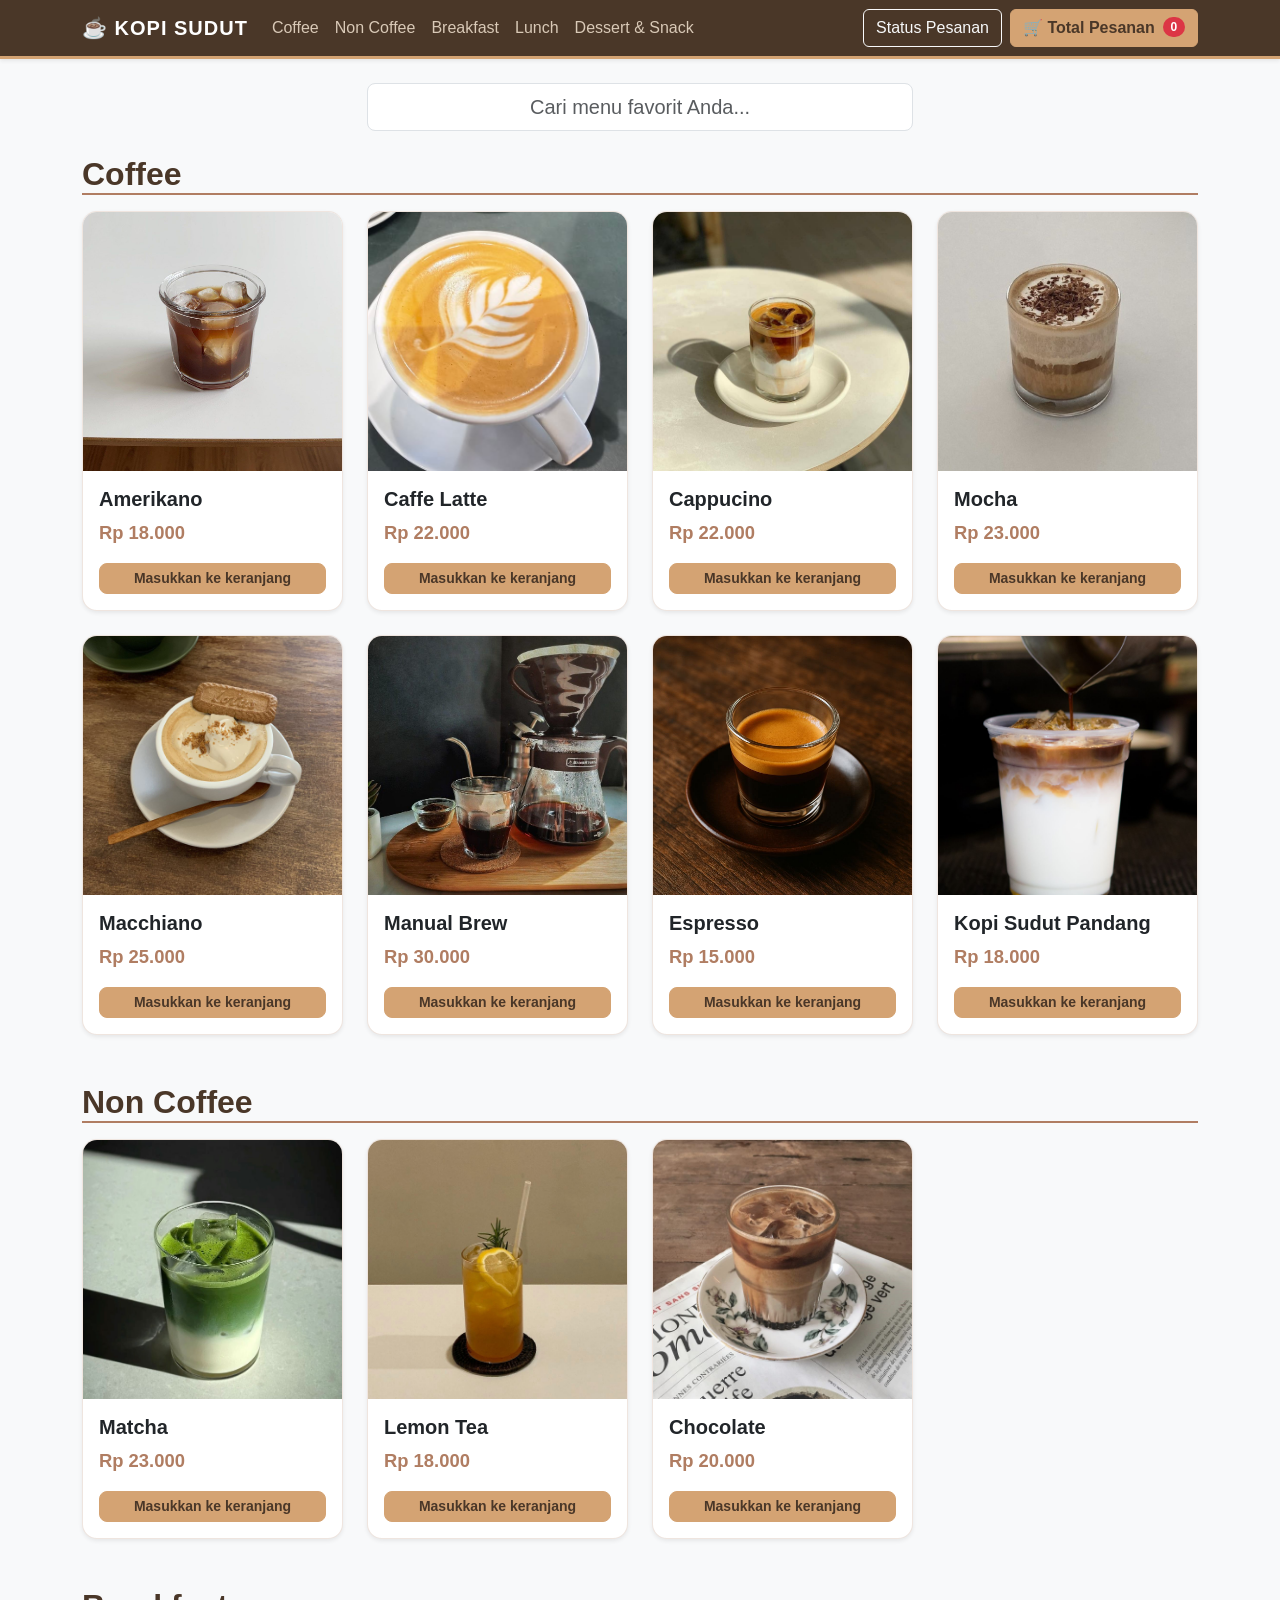
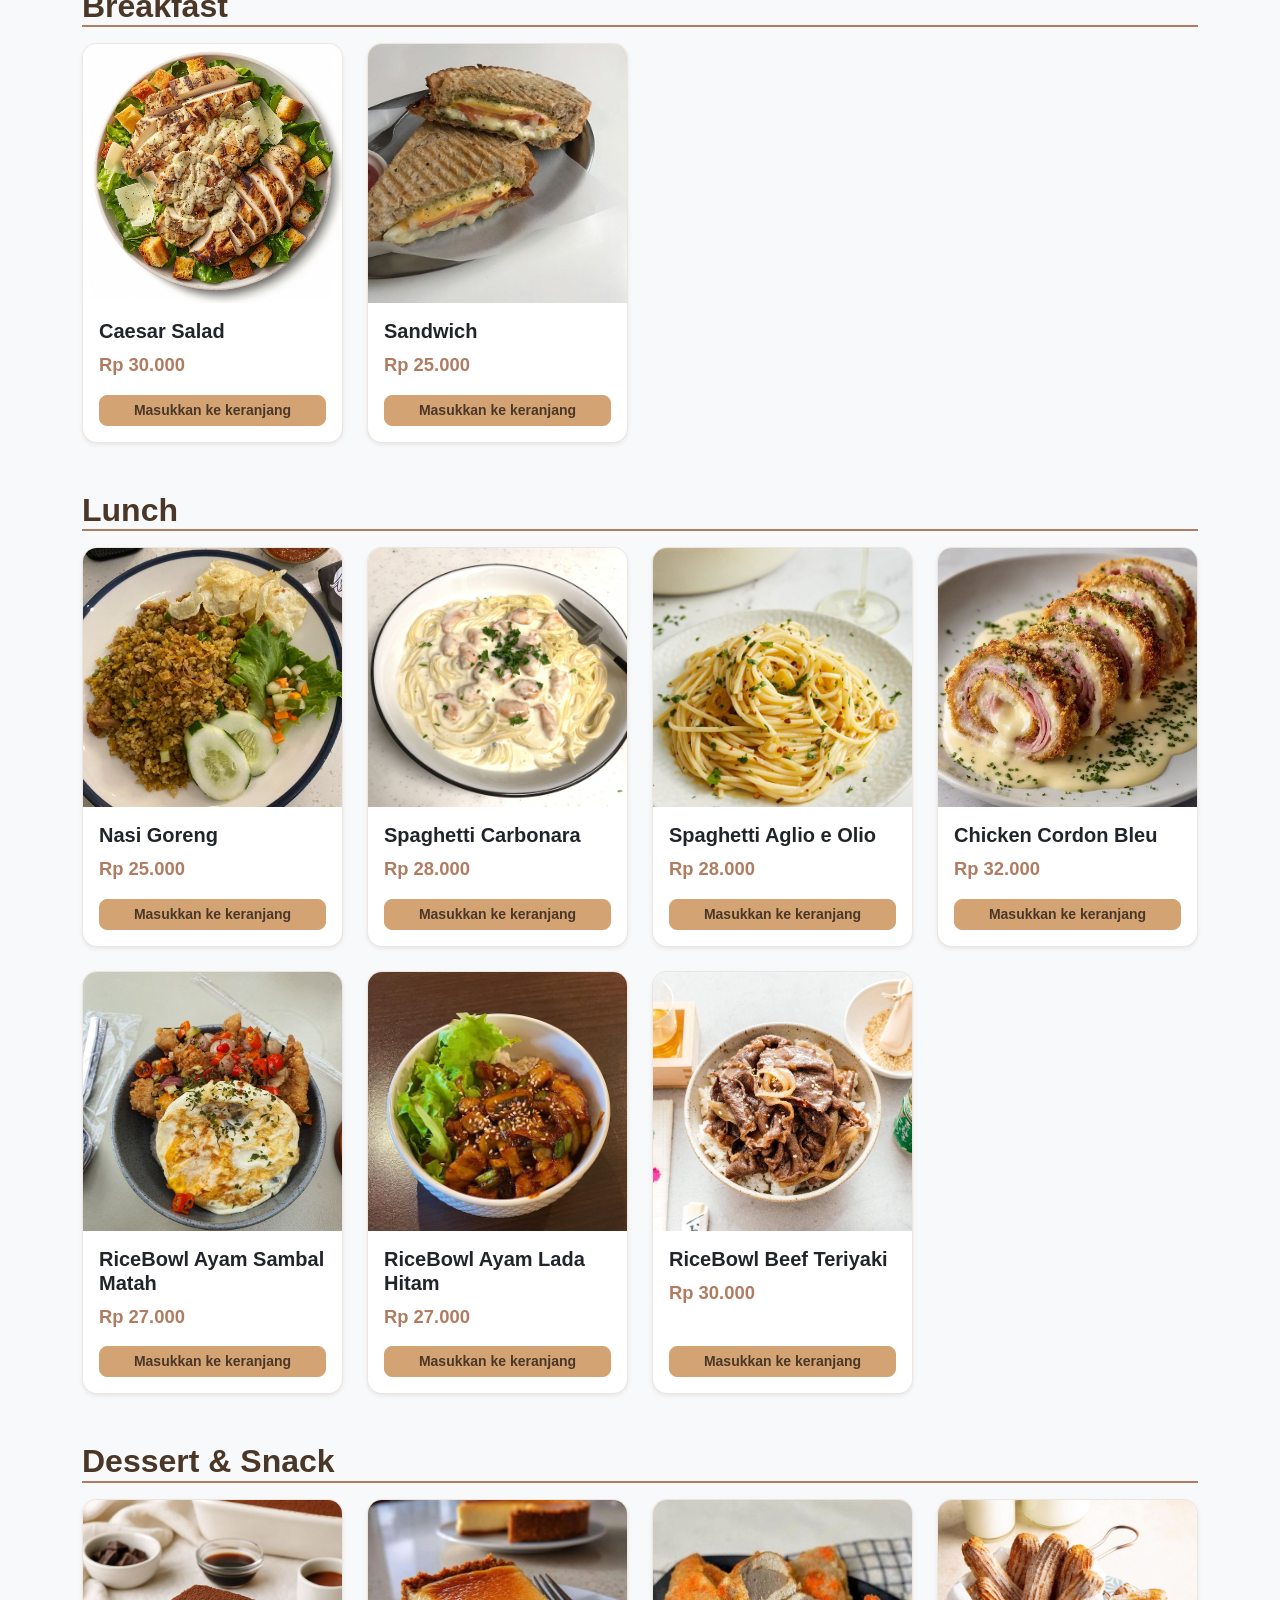
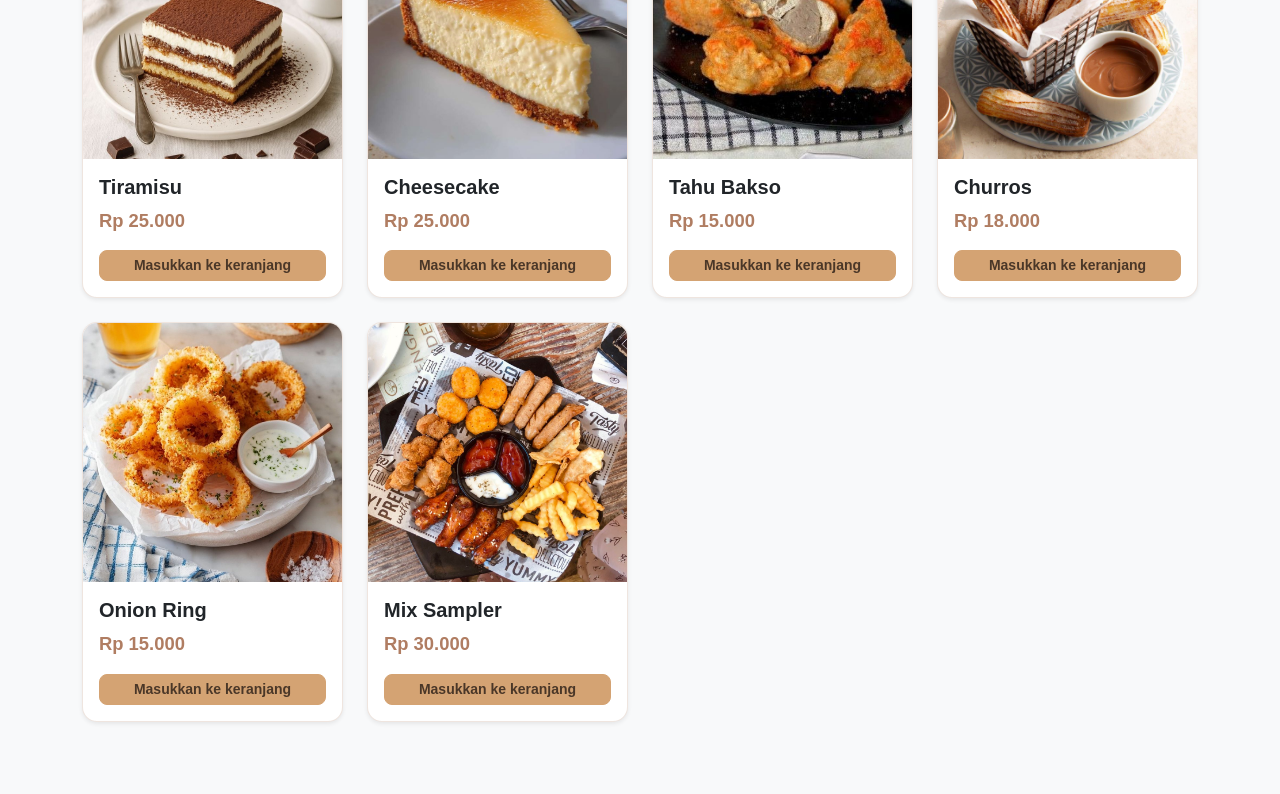
<file: KOPI SUDUT/index.html>
<!DOCTYPE html>
<html lang="id">
<head>
    <meta charset="UTF-8">
    <meta name="viewport" content="width=device-width, initial-scale=1.0">
    <title>KOPI SUDUT - Desktop Menu</title>
    <link rel="stylesheet" href="https://cdn.jsdelivr.net/npm/bootstrap@5.3.0/dist/css/bootstrap.min.css">
    <link rel="stylesheet" href="css/style.css?v=1.1">
</head>
<body class="bg-light">
    <nav class="navbar navbar-expand-lg navbar-dark sticky-top shadow-sm">
        <div class="container">
            <a class="navbar-brand fw-bold" href="index.html">☕ KOPI SUDUT</a>
            <button class="navbar-toggler" type="button" data-bs-toggle="collapse" data-bs-target="#navbarNav">
                <span class="navbar-toggler-icon"></span>
            </button>
            <div class="collapse navbar-collapse" id="navbarNav">
                <div class="navbar-nav me-auto">
                    <a class="nav-link" href="#coffee">Coffee</a>
                    <a class="nav-link" href="#Non Coffee">Non Coffee</a>
                    <a class="nav-link" href="#breakfast">Breakfast</a>
                    <a class="nav-link" href="#lunch">Lunch</a>
                    <a class="nav-link" href="#dessert">Dessert & Snack</a>
                </div>
                <div class="navbar-nav gap-2 mt-2 mt-lg-0">
                    <a href="status.html" class="btn btn-outline-light">Status Pesanan</a>
                    <a href="cart.html" class="btn btn-warning position-relative d-flex align-items-center fw-bold">
                        🛒 Total Pesanan
                        <span class="badge bg-danger ms-2 rounded-pill badge-count">0</span>
                    </a>
                </div>
            </div>
        </div>
    </nav>

    <div class="container py-4">
        <div class="row mb-4 justify-content-center">
            <div class="col-md-6 text-center">
                <input type="text" id="input-cari" class="form-control form-control-lg text-center" placeholder="Cari menu favorit Anda...">
            </div>
        </div>

        <main>
            <header class="section-header my-3">
                <h2 id="coffee" class="fw-bold">Coffee</h2>
            </header>
            <section class="row g-4 product-grid mb-5">
                <div class="col-6 col-md-4 col-lg-3 grid-item">
                    <article class="card h-100 shadow-sm border-0"><img src="img/amerikano.jpg" class="card-img-top" alt="Amerikano"><div class="card-body d-flex flex-column"><h3 class="h5 card-title fw-bold">Amerikano</h3><span class="price fw-bold mb-3 d-block">Rp 18.000</span><button class="btn btn-primary btn-sm mt-auto w-100" data-nama="Amerikano" data-harga="18000">Masukkan ke keranjang</button></div></article>
                </div>
                <div class="col-6 col-md-4 col-lg-3 grid-item">
                    <article class="card h-100 shadow-sm border-0"><img src="img/cafelatte.jpg" class="card-img-top" alt="Caffe Latte"><div class="card-body d-flex flex-column"><h3 class="h5 card-title fw-bold">Caffe Latte</h3><span class="price fw-bold mb-3 d-block">Rp 22.000</span><button class="btn btn-primary btn-sm mt-auto w-100" data-nama="Caffe Latte" data-harga="22000">Masukkan ke keranjang</button></div></article>
                </div>
                <div class="col-6 col-md-4 col-lg-3 grid-item">
                    <article class="card h-100 shadow-sm border-0"><img src="img/cappucinno.jpg" class="card-img-top" alt="Cappucino"><div class="card-body d-flex flex-column"><h3 class="h5 card-title fw-bold">Cappucino</h3><span class="price fw-bold mb-3 d-block">Rp 22.000</span><button class="btn btn-primary btn-sm mt-auto w-100" data-nama="Cappucino" data-harga="22000">Masukkan ke keranjang</button></div></article>
                </div>
                <div class="col-6 col-md-4 col-lg-3 grid-item">
                    <article class="card h-100 shadow-sm border-0"><img src="img/mocha.jpg" class="card-img-top" alt="Mocha"><div class="card-body d-flex flex-column"><h3 class="h5 card-title fw-bold">Mocha</h3><span class="price fw-bold mb-3 d-block">Rp 23.000</span><button class="btn btn-primary btn-sm mt-auto w-100" data-nama="Mocha" data-harga="23000">Masukkan ke keranjang</button></div></article>
                </div>
                <div class="col-6 col-md-4 col-lg-3 grid-item">
                    <article class="card h-100 shadow-sm border-0"><img src="img/lotuslatte.jpg" class="card-img-top" alt="Macchiano"><div class="card-body d-flex flex-column"><h3 class="h5 card-title fw-bold">Macchiano</h3><span class="price fw-bold mb-3 d-block">Rp 25.000</span><button class="btn btn-primary btn-sm mt-auto w-100" data-nama="Macchiano" data-harga="25000">Masukkan ke keranjang</button></div></article>
                </div>
                <div class="col-6 col-md-4 col-lg-3 grid-item">
                    <article class="card h-100 shadow-sm border-0"><img src="img/manualbrew.jpg" class="card-img-top" alt="Manual Brew"><div class="card-body d-flex flex-column"><h3 class="h5 card-title fw-bold">Manual Brew</h3><span class="price fw-bold mb-3 d-block">Rp 30.000</span><button class="btn btn-primary btn-sm mt-auto w-100" data-nama="Manual Brew" data-harga="30000">Masukkan ke keranjang</button></div></article>
                </div>
                <div class="col-6 col-md-4 col-lg-3 grid-item">
                    <article class="card h-100 shadow-sm border-0"><img src="img/espresso.jpg" class="card-img-top" alt="Espresso"><div class="card-body d-flex flex-column"><h3 class="h5 card-title fw-bold">Espresso</h3><span class="price fw-bold mb-3 d-block">Rp 15.000</span><button class="btn btn-primary btn-sm mt-auto w-100" data-nama="Espresso" data-harga="15000">Masukkan ke keranjang</button></div></article>
                </div>
                <div class="col-6 col-md-4 col-lg-3 grid-item">
                    <article class="card h-100 shadow-sm border-0"><img src="img/kopisudut.jpg" class="card-img-top" alt="Kopi Sudut"><div class="card-body d-flex flex-column"><h3 class="h5 card-title fw-bold">Kopi Sudut Pandang</h3><span class="price fw-bold mb-3 d-block">Rp 18.000</span><button class="btn btn-primary btn-sm mt-auto w-100" data-nama="Kopi Sudut Pandang" data-harga="18000">Masukkan ke keranjang</button></div></article>
                </div>
            </section>

            <header class="section-header my-3">
                <h2 id="Non Coffee" class="fw-bold">Non Coffee</h2>
            </header>
            <section class="row g-4 product-grid mb-5">
                <div class="col-6 col-md-4 col-lg-3 grid-item">
                    <article class="card h-100 shadow-sm border-0"><img src="img/matchalatte.jpg" class="card-img-top" alt="Matcha"><div class="card-body d-flex flex-column"><h3 class="h5 card-title fw-bold">Matcha</h3><span class="price fw-bold mb-3 d-block">Rp 23.000</span><button class="btn btn-primary btn-sm mt-auto w-100" data-nama="Matcha" data-harga="23000">Masukkan ke keranjang</button></div></article>
                </div>
                <div class="col-6 col-md-4 col-lg-3 grid-item">
                    <article class="card h-100 shadow-sm border-0"><img src="img/lemontea.jpg" class="card-img-top" alt="Lemon Tea"><div class="card-body d-flex flex-column"><h3 class="h5 card-title fw-bold">Lemon Tea</h3><span class="price fw-bold mb-3 d-block">Rp 18.000</span><button class="btn btn-primary btn-sm mt-auto w-100" data-nama="Lemon Tea" data-harga="18000">Masukkan ke keranjang</button></div></article>
                </div>
                <div class="col-6 col-md-4 col-lg-3 grid-item">
                    <article class="card h-100 shadow-sm border-0"><img src="img/chocolate.jpg" class="card-img-top" alt="Chocolate"><div class="card-body d-flex flex-column"><h3 class="h5 card-title fw-bold">Chocolate</h3><span class="price fw-bold mb-3 d-block">Rp 20.000</span><button class="btn btn-primary btn-sm mt-auto w-100" data-nama="Chocolate" data-harga="20000">Masukkan ke keranjang</button></div></article>
                </div>
            </section>

            <header class="section-header my-3">
                <h2 id="breakfast" class="fw-bold">Breakfast</h2>
            </header>
            <section class="row g-4 product-grid mb-5">
                <div class="col-6 col-md-4 col-lg-3 grid-item">
                    <article class="card h-100 shadow-sm border-0"><img src="img/caesarsalad.jpg" class="card-img-top" alt="Caesar Salad"><div class="card-body d-flex flex-column"><h3 class="h5 card-title fw-bold">Caesar Salad</h3><span class="price fw-bold mb-3 d-block">Rp 30.000</span><button class="btn btn-primary btn-sm mt-auto w-100" data-nama="Caesar Salad" data-harga="30000">Masukkan ke keranjang</button></div></article>
                </div>
                <div class="col-6 col-md-4 col-lg-3 grid-item">
                    <article class="card h-100 shadow-sm border-0"><img src="img/sandwich.jpg" class="card-img-top" alt="Sandwich"><div class="card-body d-flex flex-column"><h3 class="h5 card-title fw-bold">Sandwich</h3><span class="price fw-bold mb-3 d-block">Rp 25.000</span><button class="btn btn-primary btn-sm mt-auto w-100" data-nama="Sandwich" data-harga="25000">Masukkan ke keranjang</button></div></article>
                </div>
            </section>

            <header class="section-header my-3">
                <h2 id="lunch" class="fw-bold">Lunch</h2>
            </header>
            <section class="row g-4 product-grid mb-5">
                <div class="col-6 col-md-4 col-lg-3 grid-item">
                    <article class="card h-100 shadow-sm border-0"><img src="img/nasigoreng.jpg" class="card-img-top" alt="Nasi Goreng"><div class="card-body d-flex flex-column"><h3 class="h5 card-title fw-bold">Nasi Goreng</h3><span class="price fw-bold mb-3 d-block">Rp 25.000</span><button class="btn btn-primary btn-sm mt-auto w-100" data-nama="Nasi Goreng" data-harga="25000">Masukkan ke keranjang</button></div></article>
                </div>
                <div class="col-6 col-md-4 col-lg-3 grid-item">
                    <article class="card h-100 shadow-sm border-0"><img src="img/pastacarbonara.jpg" class="card-img-top" alt="Spaghetti Carbonara"><div class="card-body d-flex flex-column"><h3 class="h5 card-title fw-bold">Spaghetti Carbonara</h3><span class="price fw-bold mb-3 d-block">Rp 28.000</span><button class="btn btn-primary btn-sm mt-auto w-100" data-nama="Spaghetti Carbonara" data-harga="28000">Masukkan ke keranjang</button></div></article>
                </div>
                <div class="col-6 col-md-4 col-lg-3 grid-item">
                    <article class="card h-100 shadow-sm border-0"><img src="img/aglio.jpg" class="card-img-top" alt="Spaghetti Aglio e Olio"><div class="card-body d-flex flex-column"><h3 class="h5 card-title fw-bold">Spaghetti Aglio e Olio</h3><span class="price fw-bold mb-3 d-block">Rp 28.000</span><button class="btn btn-primary btn-sm mt-auto w-100" data-nama="Spaghetti Aglio e Olio" data-harga="28000">Masukkan ke keranjang</button></div></article>
                </div>
                <div class="col-6 col-md-4 col-lg-3 grid-item">
                    <article class="card h-100 shadow-sm border-0"><img src="img/cordonbleu.jpg" class="card-img-top" alt="Chicken Cordon Bleu"><div class="card-body d-flex flex-column"><h3 class="h5 card-title fw-bold">Chicken Cordon Bleu</h3><span class="price fw-bold mb-3 d-block">Rp 32.000</span><button class="btn btn-primary btn-sm mt-auto w-100" data-nama="Chicken Cordon Bleu" data-harga="32000">Masukkan ke keranjang</button></div></article>
                </div>
                <div class="col-6 col-md-4 col-lg-3 grid-item">
                    <article class="card h-100 shadow-sm border-0"><img src="img/rbmatah.jpg" class="card-img-top" alt="Ricebowl Ayam Sambal Matah"><div class="card-body d-flex flex-column"><h3 class="h5 card-title fw-bold">RiceBowl Ayam Sambal Matah</h3><span class="price fw-bold mb-3 d-block">Rp 27.000</span><button class="btn btn-primary btn-sm mt-auto w-100" data-nama="RiceBowl Ayam Sambal Matah" data-harga="27000">Masukkan ke keranjang</button></div></article>
                </div>
                <div class="col-6 col-md-4 col-lg-3 grid-item">
                    <article class="card h-100 shadow-sm border-0"><img src="img/rblada.jpg" class="card-img-top" alt="Ricebowl Ayam Lada Hitam"><div class="card-body d-flex flex-column"><h3 class="h5 card-title fw-bold">RiceBowl Ayam Lada Hitam</h3><span class="price fw-bold mb-3 d-block">Rp 27.000</span><button class="btn btn-primary btn-sm mt-auto w-100" data-nama="RiceBowl Ayam Lada Hitam" data-harga="27000">Masukkan ke keranjang</button></div></article>
                </div>
                <div class="col-6 col-md-4 col-lg-3 grid-item">
                    <article class="card h-100 shadow-sm border-0"><img src="img/rbbeef.jpg" class="card-img-top" alt="Ricebowl Beef Teriyaki"><div class="card-body d-flex flex-column"><h3 class="h5 card-title fw-bold">RiceBowl Beef Teriyaki</h3><span class="price fw-bold mb-3 d-block">Rp 30.000</span><button class="btn btn-primary btn-sm mt-auto w-100" data-nama="RiceBowl Beef Teriyaki" data-harga="30000">Masukkan ke keranjang</button></div></article>
                </div>
            </section>

            <header class="section-header my-3">
                <h2 id="dessert" class="fw-bold">Dessert & Snack</h2>
            </header>
            <section class="row g-4 product-grid mb-5">
                <div class="col-6 col-md-4 col-lg-3 grid-item">
                    <article class="card h-100 shadow-sm border-0"><img src="img/tiramisu.jpg" class="card-img-top" alt="Tiramisu"><div class="card-body d-flex flex-column"><h3 class="h5 card-title fw-bold">Tiramisu</h3><span class="price fw-bold mb-3 d-block">Rp 25.000</span><button class="btn btn-primary btn-sm mt-auto w-100" data-nama="Tiramisu" data-harga="25000">Masukkan ke keranjang</button></div></article>
                </div>
                <div class="col-6 col-md-4 col-lg-3 grid-item">
                    <article class="card h-100 shadow-sm border-0"><img src="img/cheesecake.jpg" class="card-img-top" alt="Cheesecake"><div class="card-body d-flex flex-column"><h3 class="h5 card-title fw-bold">Cheesecake</h3><span class="price fw-bold mb-3 d-block">Rp 25.000</span><button class="btn btn-primary btn-sm mt-auto w-100" data-nama="Cheesecake" data-harga="25000">Masukkan ke keranjang</button></div></article>
                </div>
                <div class="col-6 col-md-4 col-lg-3 grid-item">
                    <article class="card h-100 shadow-sm border-0"><img src="img/tahubakso.jpg" class="card-img-top" alt="Tahu Bakso"><div class="card-body d-flex flex-column"><h3 class="h5 card-title fw-bold">Tahu Bakso</h3><span class="price fw-bold mb-3 d-block">Rp 15.000</span><button class="btn btn-primary btn-sm mt-auto w-100" data-nama="Tahu Bakso" data-harga="15000">Masukkan ke keranjang</button></div></article>
                </div>
                <div class="col-6 col-md-4 col-lg-3 grid-item">
                    <article class="card h-100 shadow-sm border-0"><img src="img/churros.jpg" class="card-img-top" alt="Churros"><div class="card-body d-flex flex-column"><h3 class="h5 card-title fw-bold">Churros</h3><span class="price fw-bold mb-3 d-block">Rp 18.000</span><button class="btn btn-primary btn-sm mt-auto w-100" data-nama="Churros" data-harga="18000">Masukkan ke keranjang</button></div></article>
                </div>
                <div class="col-6 col-md-4 col-lg-3 grid-item">
                    <article class="card h-100 shadow-sm border-0"><img src="img/onionring.jpg" class="card-img-top" alt="Onion Ring"><div class="card-body d-flex flex-column"><h3 class="h5 card-title fw-bold">Onion Ring</h3><span class="price fw-bold mb-3 d-block">Rp 15.000</span><button class="btn btn-primary btn-sm mt-auto w-100" data-nama="Onion Ring" data-harga="15000">Masukkan ke keranjang</button></div></article>
                </div>
                <div class="col-6 col-md-4 col-lg-3 grid-item">
                    <article class="card h-100 shadow-sm border-0"><img src="img/mixsampler.jpg" class="card-img-top" alt="Mix Sampler"><div class="card-body d-flex flex-column"><h3 class="h5 card-title fw-bold">Mix Sampler</h3><span class="price fw-bold mb-3 d-block">Rp 30.000</span><button class="btn btn-primary btn-sm mt-auto w-100" data-nama="Mix Sampler" data-harga="30000">Masukkan ke keranjang</button></div></article>
                </div>
            </section>
        </main>
    </div>

    <script src="jquery.js"></script>
    <script src="https://cdn.jsdelivr.net/npm/bootstrap@5.3.0/dist/js/bootstrap.bundle.min.js"></script>
    <script type="text/javascript">
        $(document).ready(function() {
            $(".btn-primary").click(function() {
                var nama = $(this).data("nama");
                var harga = parseInt($(this).data("harga"));

                var dataKirim = {
                    nama_produk: nama,
                    harga_produk: harga
                };

                $.ajax({
                    url: "tambah_keranjang.php",
                    type: "POST",
                    data: dataKirim,
                    dataType: "json",
                    success: function(respon) {
                        if(respon.status === "sukses") {
                            var item = {
                                nama: nama,
                                harga: harga,
                                qty: 1
                            };

                            var keranjang = localStorage.getItem("cartKS");
                            if (keranjang === null) {
                                keranjang = [];
                            } else {
                                keranjang = JSON.parse(keranjang);
                            }

                            var index = -1;
                            for(var i = 0; i < keranjang.length; i++) {
                                if(keranjang[i].nama === nama) {
                                    index = i;
                                    break;
                                }
                            }

                            if (index > -1) {
                                keranjang[index].qty += 1;
                            } else {
                                keranjang.push(item);
                            }

                            localStorage.setItem("cartKS", JSON.stringify(keranjang));
                            hitungBadge();
                            alert(respon.pesan);
                        }
                    }
                });
            });

            function hitungBadge() {
                var keranjang = localStorage.getItem("cartKS");
                if (keranjang !== null) {
                    var data = JSON.parse(keranjang);
                    var total = 0;
                    for (var i = 0; i < data.length; i++) {
                        total += data[i].qty;
                    }
                    $(".badge-count").text(total);
                }
            }
            hitungBadge();

            $("#input-cari").on("keyup", function() {
                var kataKunci = $(this).val().toLowerCase().trim();

                $(".grid-item").each(function() {
                    var namaMenu = $(this).find("h3").text().toLowerCase();

                    if (namaMenu.indexOf(kataKunci) > -1) {
                        $(this).show();
                    } else {
                        $(this).hide();
                    }
                });

                $(".product-grid").each(function() {
                    var kartuTersisa = $(this).find(".grid-item:visible").length;
                    var headerSection = $(this).prev(".section-header");

                    if (kartuTersisa === 0 && kataKunci !== "") {
                        headerSection.hide();
                    } else {
                        headerSection.show();
                    }
                });
            });
        });
    </script>
</body>
</html>
</file>
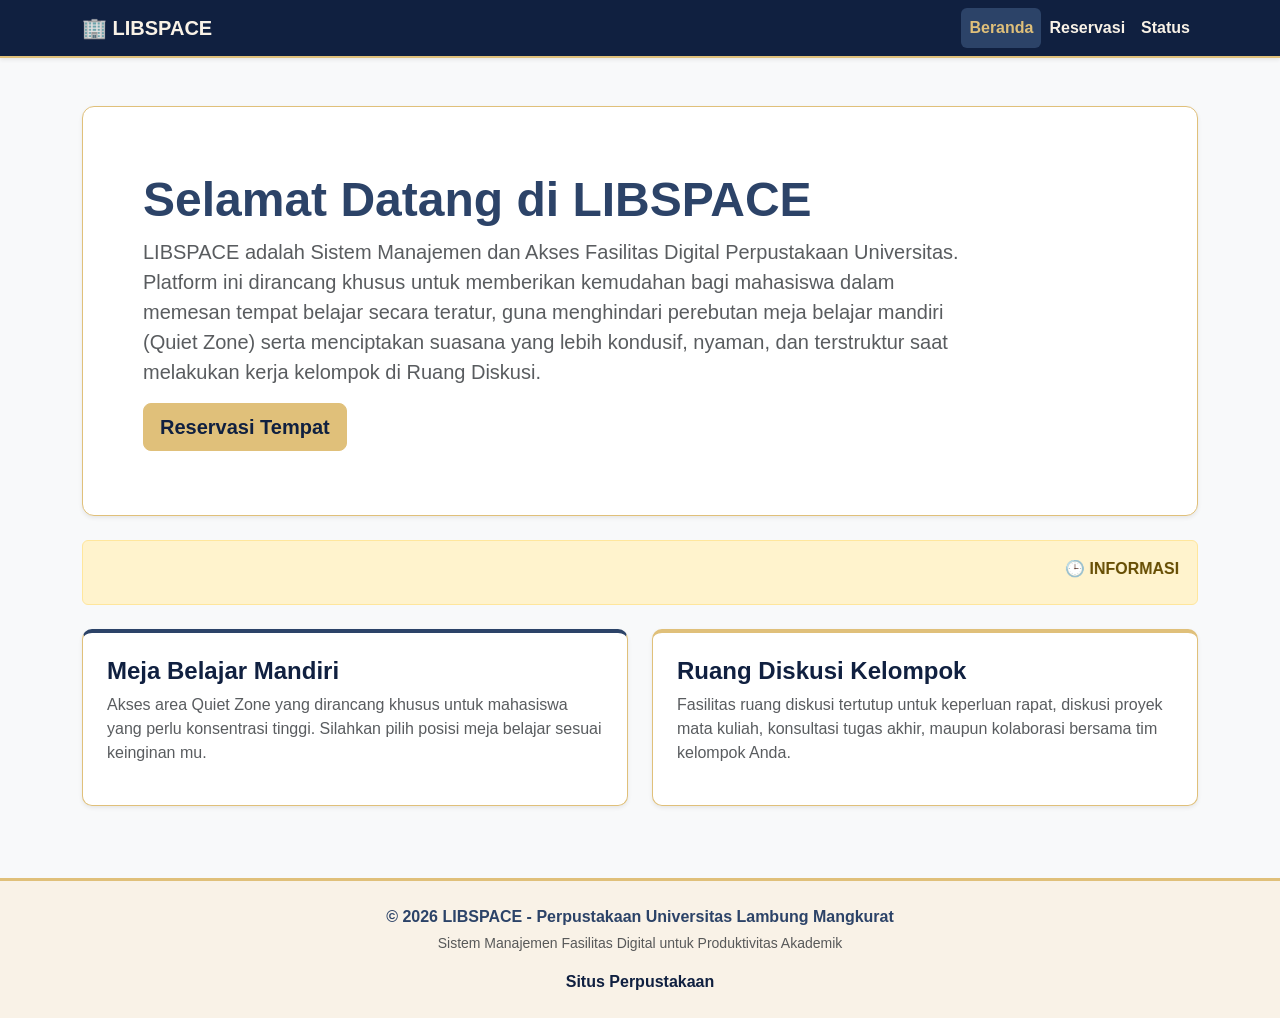
<file: LIBSPACE/index.html>
<!DOCTYPE html>
<html lang="id">
<head>
    <meta charset="UTF-8">
    <meta name="viewport" content="width=device-width, initial-scale=1.0">
    <title>Beranda - LIBSPACE</title>
    <link rel="stylesheet" href="https://cdn.jsdelivr.net/npm/bootstrap@5.3.0/dist/css/bootstrap.min.css">
    <link rel="stylesheet" href="css/style.css">
    <script src="https://code.jquery.com/jquery-3.7.1.min.js"></script>
</head>
<body class="d-flex flex-column min-vh-100 bg-light">
    <nav class="navbar navbar-expand-lg navbar-dark shadow-sm mb-4">
        <div class="container">
            <a class="navbar-brand fw-bold" href="index.html">🏢 LIBSPACE</a>
            <button class="navbar-toggler" type="button" data-bs-toggle="collapse" data-bs-target="#navbarNav">
                <span class="navbar-toggler-icon"></span>
            </button>
            <div class="collapse navbar-collapse" id="navbarNav">
                <div class="navbar-nav ms-auto">
                    <a class="nav-link active fw-bold" href="index.html">Beranda</a>
                    <a class="nav-link" href="reservasi.html">Reservasi</a>
                    <a class="nav-link" href="status.html">Status</a>
                </div>
            </div>
        </div>
    </nav>

    <div class="container py-4 flex-grow-1">
        <div class="p-5 mb-4 bg-white rounded-3 border shadow-sm">
            <div class="container-fluid py-3">
                <h1 class="display-5 fw-bold text-primary">Selamat Datang di LIBSPACE</h1>
                <p class="col-md-10 fs-5 text-muted">LIBSPACE adalah Sistem Manajemen dan Akses Fasilitas Digital Perpustakaan Universitas. Platform ini dirancang khusus untuk memberikan kemudahan bagi mahasiswa dalam memesan tempat belajar secara teratur, guna menghindari perebutan meja belajar mandiri (Quiet Zone) serta menciptakan suasana yang lebih kondusif, nyaman, dan terstruktur saat melakukan kerja kelompok di Ruang Diskusi.</p>
                <a href="reservasi.html" class="btn btn-primary btn-lg fw-bold">Reservasi Tempat</a>
            </div>
        </div>

        <div class="alert alert-warning mb-4 fw-bold text-center overflow-hidden">
            <marquee behavior="scroll" direction="left" scrollamount="8">
                🕒 INFORMASI PENTING! Jam Operasional LIBSPACE : Senin-Jum'at (08.00-18.00) | Sabtu-Minggu (08.00-24.00)
            </marquee>
        </div>

        <div class="row align-items-stretch g-4 mb-5">
            <div class="col-md-6">
                <div class="h-100 p-4 bg-white border rounded-3 shadow-sm d-flex flex-column">
                    <h4 class="fw-bold text-secondary">Meja Belajar Mandiri</h4>
                    <p class="text-muted flex-grow-1">Akses area Quiet Zone yang dirancang khusus untuk mahasiswa yang perlu konsentrasi tinggi. Silahkan pilih posisi meja belajar sesuai keinginan mu.</p>
                </div>
            </div>

            <div class="col-md-6">
                <div class="h-100 p-4 bg-white border rounded-3 shadow-sm d-flex flex-column">
                    <h4 class="fw-bold text-secondary">Ruang Diskusi Kelompok</h4>
                    <p class="text-muted flex-grow-1">Fasilitas ruang diskusi tertutup untuk keperluan rapat, diskusi proyek mata kuliah, konsultasi tugas akhir, maupun kolaborasi bersama tim kelompok Anda.</p>
                </div>
            </div>
        </div>
    </div>

    <footer class="mt-auto py-4 text-center border-top bg-white" style="border-top: 3px solid #e0c07a !important; background-color: #f9f2e7 !important;">
        <div class="container">
            <p class="mb-1 fw-bold text-primary">© 2026 LIBSPACE - Perpustakaan Universitas Lambung Mangkurat</p>
            <p class="small text-muted">Sistem Manajemen Fasilitas Digital untuk Produktivitas Akademik</p>
            <div class="mt-2">
                <a href="https://digilib.ulm.ac.id/archive/" target="_blank" class="text-decoration-none text-secondary fw-bold mx-2">Situs Perpustakaan</a>
            </div>
        </div>
    </footer>

    <script src="https://cdn.jsdelivr.net/npm/bootstrap@5.3.0/dist/js/bootstrap.bundle.min.js"></script>
    <script src="js/main.js"></script>
</body>
</html>
</file>
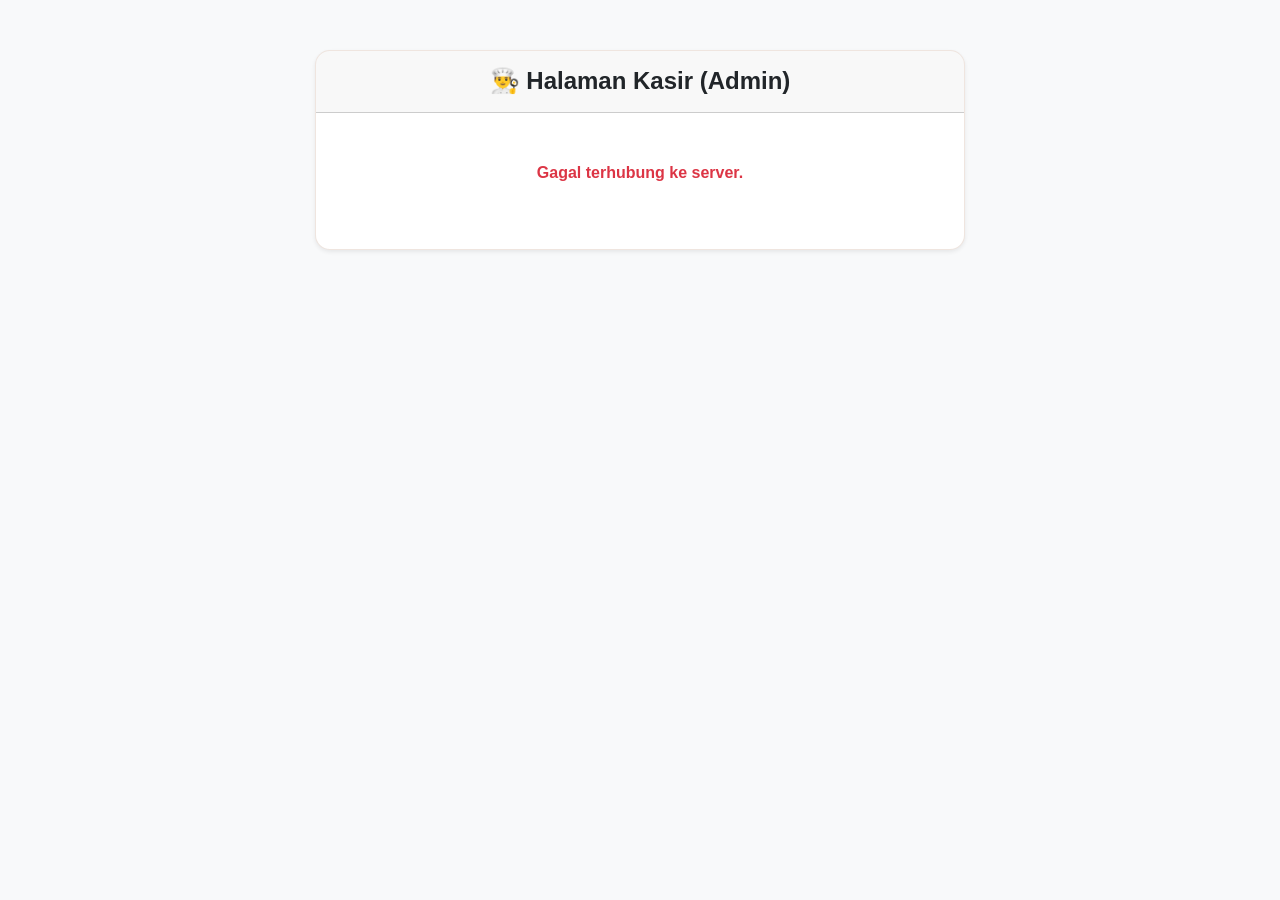
<file: KOPI SUDUT/admin.html>
<!DOCTYPE html>
<html lang="id">
<head>
    <meta charset="UTF-8">
    <meta name="viewport" content="width=device-width, initial-scale=1.0">
    <title>KOPI SUDUT - Dashboard Kasir</title>
    <link rel="stylesheet" href="https://cdn.jsdelivr.net/npm/bootstrap@5.3.0/dist/css/bootstrap.min.css">
    <link rel="stylesheet" href="css/style.css?v=1.1">
    <style>
        .admin-box {
            max-width: 650px;
            margin: 50px auto;
        }
        .note-box {
            background-color: var(--ks-cream);
            border-left: 4px solid var(--ks-caramel);
        }
        .item-list {
            background-color: #fafafa;
        }
    </style>
</head>
<body class="bg-light">
    <div class="container">
        <div class="row justify-content-center">
            <div class="col-10">
                <div class="card admin-box shadow-sm border-0">
                    <div class="card-header py-3 text-center">
                        <h2 class="h4 mb-0 fw-bold">👨‍🍳 Halaman Kasir (Admin)</h2>
                    </div>
                    <div class="card-body p-4 text-center" id="konten-pesanan">
                        <p class="text-muted">Memeriksa pesanan masuk...</p>
                    </div>
                </div>
            </div>
        </div>
    </div>

    <div class="modal fade" id="custom-alert" data-bs-backdrop="static" data-bs-keyboard="false" tabindex="-1" aria-hidden="true">
        <div class="modal-dialog modal-dialog-centered modal-sm">
            <div class="modal-content border-0 shadow">
                <div class="modal-body text-center p-4">
                    <p id="custom-alert-text" class="text-dark fw-bold mb-3"></p>
                    <button type="button" id="btn-close-alert" class="btn btn-primary px-4 fw-bold" data-bs-dismiss="modal">OK</button>
                </div>
            </div>
        </div>
    </div>

    <script src="jquery.js"></script>
    <script src="https://cdn.jsdelivr.net/npm/bootstrap@5.3.0/dist/js/bootstrap.bundle.min.js"></script>
    <script type="text/javascript">
        $(document).ready(function() {
            var alertModal = new bootstrap.Modal(document.getElementById('custom-alert'));
            
            function tampilAlert(teks) {
                $("#custom-alert-text").text(teks);
                alertModal.show();
            }

            function cekPesananMasuk() {
                $.ajax({
                    url: "baca_status.php",
                    type: "GET",
                    dataType: "json",
                    success: function(nota) {
                        if (nota.status_respons === "sukses") {
                            var teksCatatan = nota.catatanPesanan ? nota.catatanPesanan : "<i>Tidak ada catatan.</i>";
                            var statusKini = nota.status_pesanan.toLowerCase().trim();
                            var htmlMenu = "<div class='item-list border rounded p-3 text-start mb-3'><strong>Daftar Menu:</strong><ul class='mb-0 ps-3'>";
                            if(nota.itemDibelanja && nota.itemDibelanja.length > 0) {
                                nota.itemDibelanja.forEach(function(produk) {
                                    htmlMenu += "<li>" + produk.nama + " <span class='badge bg-secondary ms-1'>x" + produk.qty + "</span></li>";
                                });
                            } else {
                                htmlMenu += "<li>Menu Pilihan</li>";
                            }
                            htmlMenu += "</ul></div>";

                            window.idPesananAktif = nota.idPesanan;

                            if (statusKini === "pending") {
                                $("#konten-pesanan").html(
                                    "<h3 class='h5 fw-bold mb-3 text-dark'>Pesanan Baru Meja " + nota.meja + ": <span class='text-primary'>" + nota.nama_pelanggan + "</span></h3>" +
                                    htmlMenu +
                                    "<div class='note-box rounded p-3 text-start mb-3'><b>Catatan:</b> " + teksCatatan + "</div>" +
                                    "<p class='mb-4 text-danger fw-bold'>Status: Menunggu Validasi</p>" +
                                    "<button type='button' class='btn btn-primary btn-lg w-100 fw-bold' id='btn-masak'>👨‍🍳 Pesanan Mulai Diproses</button>"
                                );
                            } 
                            else if (statusKini === "diproses") {
                                $("#konten-pesanan").html(
                                    "<h3 class='h5 fw-bold mb-3 text-dark'>Sedang Memasak Pemesanan Meja " + nota.meja + " (" + nota.nama_pelanggan + ")</h3>" +
                                    htmlMenu +
                                    "<div class='note-box rounded p-3 text-start mb-3'><b>Catatan:</b> " + teksCatatan + "</div>" +
                                    "<p class='mb-4 text-warning fw-bold'>Status: Sedang Disiapkan</p>" +
                                    "<button type='button' class='btn btn-success btn-lg w-100 fw-bold' id='btn-selesai'>✅ Siap Diambil</button>"
                                );
                            } 
                            else if (statusKini === "siap") {
                                $("#konten-pesanan").html(
                                    "<h3 class='h5 fw-bold mb-3 text-dark'>Pesanan Meja " + nota.meja + " (" + nota.nama_pelanggan + ") Selesai!</h3>" +
                                    "<p class='text-success fw-bold my-4'>Menunggu pesanan lain... ☕</p>" +
                                    "<button type='button' class='btn btn-secondary btn-md px-4 fw-bold' id='btn-reset'>Bersihkan Layar Antrean</button>"
                                );
                            }
                        } else {
                            $("#konten-pesanan").html("<p class='text-muted py-4 fw-bold'>Belum ada pesanan baru dari pelanggan.</p>");
                        }
                    },
                    error: function() {
                        $("#konten-pesanan").html("<p class='text-danger py-4 fw-bold'>Gagal terhubung ke server.</p>");
                    }
                });
            }

            cekPesananMasuk();
            setInterval(cekPesananMasuk, 2000);

            $(document).on("click", "#btn-masak", function() {
                if (window.idPesananAktif) {
                    $.ajax({
                        url: "ubah_status.php",
                        type: "POST",
                        data: {
                            id_pesanan: window.idPesananAktif,
                            status_baru: "diproses"
                        },
                        dataType: "json",
                        success: function(respon) {
                            if(respon.status === "sukses") {
                                tampilAlert("Pesanan berhasil diproses.");
                                cekPesananMasuk();
                            }
                        }
                    });
                }
            });

            $(document).on("click", "#btn-selesai", function() {
                if (window.idPesananAktif) {
                    $.ajax({
                        url: "ubah_status.php",
                        type: "POST",
                        data: {
                            id_pesanan: window.idPesananAktif,
                            status_baru: "siap"
                        },
                        dataType: "json",
                        success: function(respon) {
                            if(respon.status === "sukses") {
                                tampilAlert("Status pesanan berhasil diubah ke Siap Diambil.");
                                cekPesananMasuk();
                            }
                        }
                    });
                }
            });

            $(document).on("click", "#btn-reset", function() {
                tampilAlert("Layar antrean kasir berhasil dibersihkan!");
                cekPesananMasuk();
            });
        });
    </script>
</body>
</html>
</file>
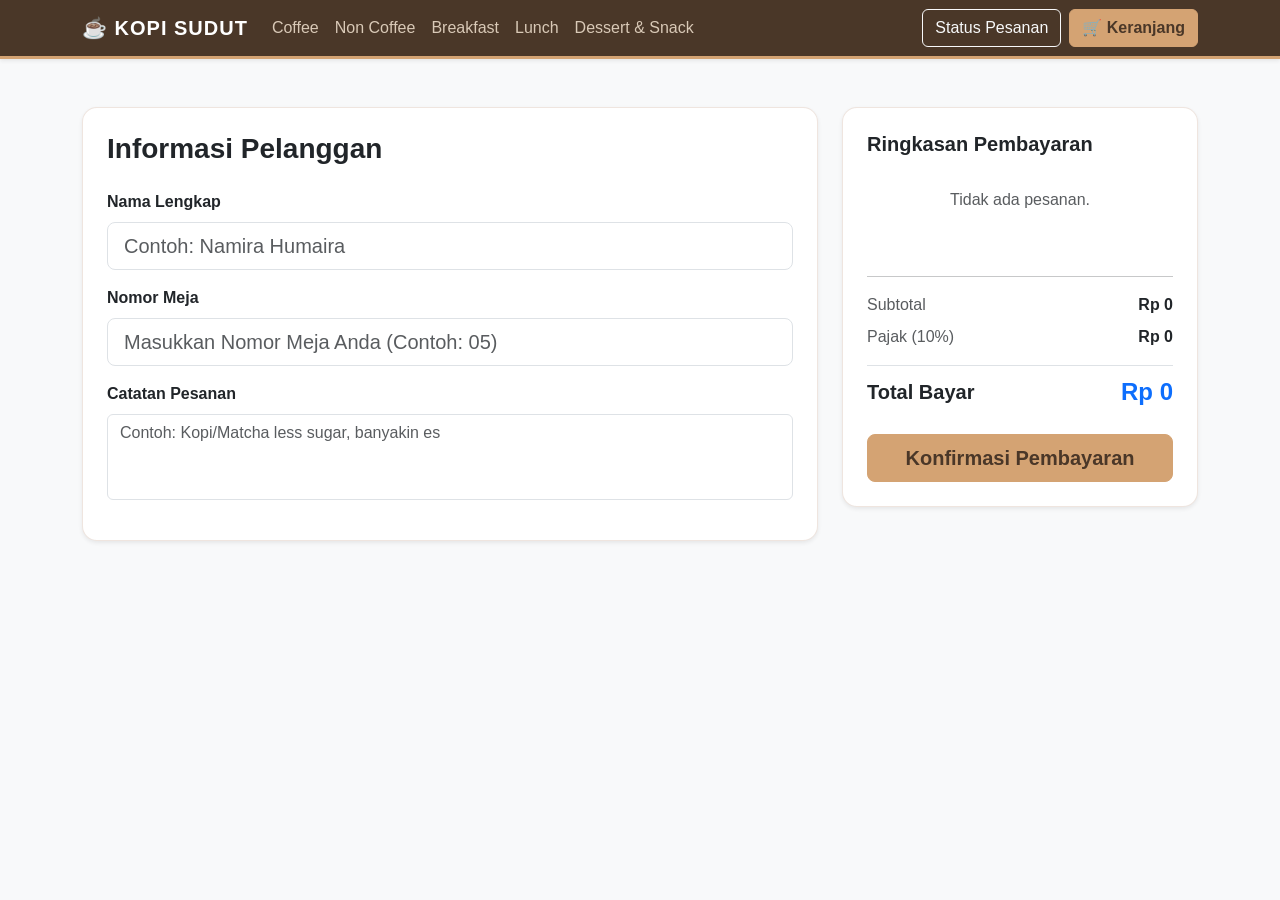
<file: KOPI SUDUT/checkout.html>
<!DOCTYPE html>
<html lang="id">
<head>
    <meta charset="UTF-8">
    <meta name="viewport" content="width=device-width, initial-scale=1.0">
    <title>KOPI SUDUT - Checkout</title>
    <link rel="stylesheet" href="https://cdn.jsdelivr.net/npm/bootstrap@5.3.0/dist/css/bootstrap.min.css">
    <link rel="stylesheet" href="css/style.css?v=1.1">
</head>
<body class="bg-light">
    <nav class="navbar navbar-expand-lg navbar-dark sticky-top shadow-sm">
        <div class="container">
            <a class="navbar-brand fw-bold" href="index.html">☕ KOPI SUDUT</a>
            <button class="navbar-toggler" type="button" data-bs-toggle="collapse" data-bs-target="#navbarNav">
                <span class="navbar-toggler-icon"></span>
            </button>
            <div class="collapse navbar-collapse" id="navbarNav">
                <div class="navbar-nav me-auto">
                    <a class="nav-link" href="index.html#coffee">Coffee</a>
                    <a class="nav-link" href="index.html#Non Coffee">Non Coffee</a>
                    <a class="nav-link" href="index.html#breakfast">Breakfast</a>
                    <a class="nav-link" href="index.html#lunch">Lunch</a>
                    <a class="nav-link" href="index.html#dessert">Dessert & Snack</a>
                </div>
                <div class="navbar-nav gap-2 mt-2 mt-lg-0">
                    <a href="status.html" class="btn btn-outline-light">Status Pesanan</a>
                    <a href="cart.html" class="btn btn-warning position-relative d-flex align-items-center fw-bold">
                        🛒 Keranjang
                    </a>
                </div>
            </div>
        </div>
    </nav>

    <div class="container py-5">
        <form id="form-checkout" onsubmit="prosesBayarFinal(event)">
            <div class="row g-4">
                <div class="col-lg-8">
                    <div class="card shadow-sm border-0 p-4">
                        <h3 class="fw-bold mb-4">Informasi Pelanggan</h3>
                        
                        <div class="mb-3">
                            <label for="nama-pelanggan" class="form-label fw-bold">Nama Lengkap</label>
                            <input type="text" id="nama-pelanggan" class="form-control form-control-lg" placeholder="Contoh: Namira Humaira" required>
                        </div>

                        <div class="mb-3">
                            <label for="nomor-meja" class="form-label fw-bold">Nomor Meja</label>
                            <input type="text" id="nomor-meja" class="form-control form-control-lg" placeholder="Masukkan Nomor Meja Anda (Contoh: 05)" required>
                        </div>

                        <div class="mb-3">
                            <label for="catatan-pesanan" class="form-label fw-bold">Catatan Pesanan</label>
                            <textarea id="catatan-pesanan" class="form-control" rows="3" placeholder="Contoh: Kopi/Matcha less sugar, banyakin es" style="resize: none;"></textarea>
                        </div>
                    </div>
                </div>

                <div class="col-lg-4">
                    <div class="card shadow-sm border-0 p-4">
                        <h3 class="fw-bold mb-3 h5">Ringkasan Pembayaran</h3>
                        
                        <div id="daftar-item-checkout" class="mb-3"></div>
                        
                        <hr>
                        
                        <div class="d-flex justify-content-between mb-2">
                            <span class="text-muted">Subtotal</span>
                            <span id="checkout-subtotal" class="fw-bold">Rp 0</span>
                        </div>
                        <div class="d-flex justify-content-between mb-3">
                            <span class="text-muted">Pajak (10%)</span>
                            <span id="checkout-pajak" class="fw-bold">Rp 0</span>
                        </div>
                        
                        <div class="d-flex justify-content-between align-items-center mb-4 pt-2 border-top">
                            <span class="fw-bold fs-5">Total Bayar</span>
                            <span class="total-price fs-4 fw-bold text-primary" id="checkout-total-akhir">Rp 0</span>
                        </div>
                        
                        <div class="d-grid">
                            <button type="submit" class="btn btn-primary btn-lg fw-bold">Konfirmasi Pembayaran</button>
                        </div>
                    </div>
                </div>
            </div>
        </form>
    </div>

    <div class="modal fade" id="modal-sukses" data-bs-backdrop="static" data-bs-keyboard="false" tabindex="-1" aria-hidden="true">
        <div class="modal-dialog modal-dialog-centered">
            <div class="modal-content border-0 shadow">
                <div class="modal-body text-center p-4">
                    <div class="fs-1 mb-3">🎉</div>
                    <h3 class="fw-bold text-dark mb-2">Pemesanan Sukses!</h3>
                    <p id="teks-modal-pesan" class="text-muted small mb-4 line-height-md"></p>
                    <button type="button" id="btn-tutup-modal" class="btn btn-success px-4 fw-bold" data-bs-dismiss="modal">Selesai</button>
                </div>
            </div>
        </div>
    </div>

    <script src="jquery.js"></script>
    <script src="https://cdn.jsdelivr.net/npm/bootstrap@5.3.0/dist/js/bootstrap.bundle.min.js"></script>
    <script type="text/javascript">
        var modalInstance;

        function muatRingkasanCheckout() {
            var dataLokal = localStorage.getItem("cartKS");
            var wadahItem = document.getElementById("daftar-item-checkout");
            var wadahSubtotal = document.getElementById("checkout-subtotal");
            var wadahPajak = document.getElementById("checkout-pajak");
            var wadahTotalAkhir = document.getElementById("checkout-total-akhir");

            if (!dataLokal || JSON.parse(dataLokal).length === 0) {
                wadahItem.innerHTML = '<p class="text-muted text-center py-3">Tidak ada pesanan.</p>';
                return;
            }

            var listBelanja = JSON.parse(dataLokal);
            var HTMLItem = "";
            var subtotal = 0;

            listBelanja.forEach(function(barang) {
                var namaValid = barang.nama ? barang.nama : "Menu Pilihan";
                var hargaValid = barang.harga ? barang.harga : 20000;
                
                var totalPerItem = hargaValid * barang.qty;
                subtotal += totalPerItem;

                HTMLItem += '<div class="mb-3 border-bottom pb-2">' +
                    '<div class="d-flex justify-content-between fw-bold text-dark small">' +
                        '<span>' + namaValid + '</span>' +
                        '<span>Rp ' + totalPerItem.toLocaleString('id-ID') + '</span>' +
                    '</div>' +
                    '<div class="text-muted small">Qty: ' + barang.qty + '</div>' +
                '</div>';
            });

            var pajak = subtotal * 0.1;
            var totalAkhir = subtotal + pajak;

            wadahItem.innerHTML = HTMLItem;
            wadahSubtotal.innerText = "Rp " + subtotal.toLocaleString('id-ID');
            wadahPajak.innerText = "Rp " + pajak.toLocaleString('id-ID');
            wadahTotalAkhir.innerText = "Rp " + totalAkhir.toLocaleString('id-ID');
        }

        function prosesBayarFinal(e) {
            e.preventDefault();

            var namaPelanggan = document.getElementById("nama-pelanggan").value.trim();
            var noMeja = document.getElementById("nomor-meja").value.trim();
            var catatan = document.getElementById("catatan-pesanan").value.trim();

            var dataKeranjang = localStorage.getItem("cartKS");
            if (!dataKeranjang || JSON.parse(dataKeranjang).length === 0) {
                alert("Keranjang belanja kosong, gagal memproses pesanan!");
                return;
            }

            var pesananLama = localStorage.getItem("dataPesanan");
            var arrayPesananAdmin = pesananLama ? JSON.parse(pesananLama) : [];

            var notaBaru = {
                idPesanan: "ORD-" + Date.now(),
                namaPelanggan: namaPelanggan,
                meja: noMeja,
                catatanPesanan: catatan ? catatan : "-",
                itemDibelanja: JSON.parse(dataKeranjang),
                status: "Pending" 
            };

            $.ajax({
                url: "proses_pesanan.php",
                type: "POST",
                data: {
                    id_pesanan: notaBaru.idPesanan,
                    nama_pelanggan: notaBaru.namaPelanggan,
                    nomor_meja: notaBaru.meja,
                    catatan: notaBaru.catatanPesanan,
                    items: JSON.stringify(notaBaru.itemDibelanja)
                },
                dataType: "json",
                success: function(respon) {
                    if(respon.status === "sukses") {
                        arrayPesananAdmin.push(notaBaru);
                        localStorage.setItem("dataPesanan", JSON.stringify(arrayPesananAdmin));
                        localStorage.removeItem("cartKS");
                        
                        document.getElementById("teks-modal-pesan").innerText = respon.pesan;
                        modalInstance.show();
                    }
                }
            });
        }

        $(document).ready(function() {
            modalInstance = new bootstrap.Modal(document.getElementById('modal-sukses'));
            muatRingkasanCheckout();

            $("#btn-tutup-modal").on("click", function() {
                window.location.href = "status.html";
            });
        });
    </script>
</body>
</html>
</file>
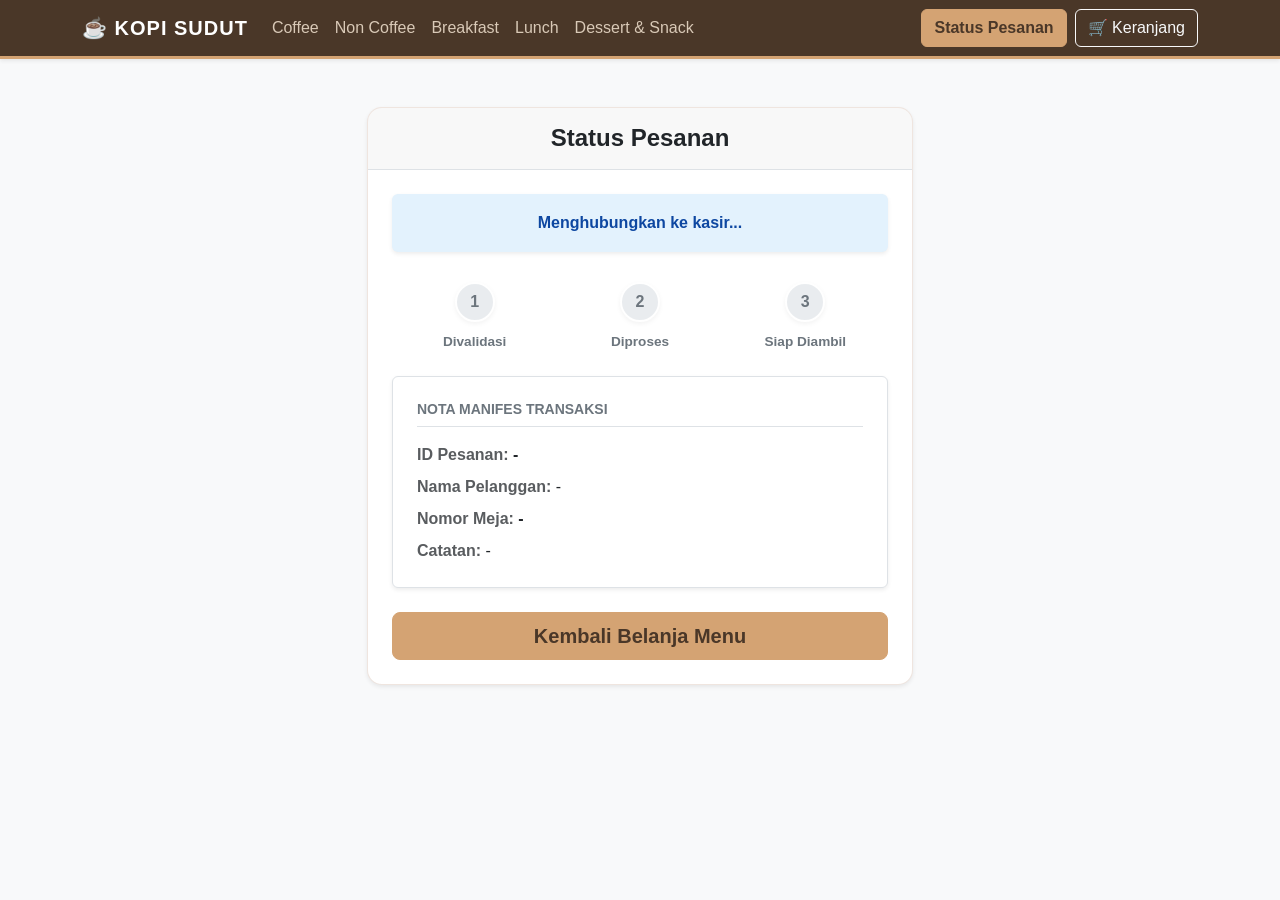
<file: KOPI SUDUT/status.html>
<!DOCTYPE html>
<html lang="id">
<head>
    <meta charset="UTF-8">
    <meta name="viewport" content="width=device-width, initial-scale=1.0">
    <title>KOPI SUDUT - Status Pesanan</title>
    <link rel="stylesheet" href="https://cdn.jsdelivr.net/npm/bootstrap@5.3.0/dist/css/bootstrap.min.css">
    <link rel="stylesheet" href="css/style.css?v=1.1">
</head>
<body class="bg-light">
    <nav class="navbar navbar-expand-lg navbar-dark sticky-top shadow-sm">
        <div class="container">
            <a class="navbar-brand fw-bold" href="index.html">☕ KOPI SUDUT</a>
            <button class="navbar-toggler" type="button" data-bs-toggle="collapse" data-bs-target="#navbarNav">
                <span class="navbar-toggler-icon"></span>
            </button>
            <div class="collapse navbar-collapse" id="navbarNav">
                <div class="navbar-nav me-auto">
                    <a class="nav-link" href="index.html#coffee">Coffee</a>
                    <a class="nav-link" href="index.html#Non Coffee">Non Coffee</a>
                    <a class="nav-link" href="index.html#breakfast">Breakfast</a>
                    <a class="nav-link" href="index.html#lunch">Lunch</a>
                    <a class="nav-link" href="index.html#dessert">Dessert & Snack</a>
                </div>
                <div class="navbar-nav gap-2 mt-2 mt-lg-0">
                    <a href="status.html" class="btn btn-warning fw-bold">Status Pesanan</a>
                    <a href="cart.html" class="btn btn-outline-light position-relative d-flex align-items-center">
                        🛒 Keranjang
                    </a>
                </div>
            </div>
        </div>
    </nav>

    <div class="container py-5">
        <div class="row justify-content-center">
            <div class="col-md-8 col-lg-6">
                <div class="card shadow-sm border-0">
                    <div class="card-header py-3 border-bottom text-center">
                        <h4 class="mb-0 fw-bold">Status Pesanan</h4>
                    </div>
                    <div class="card-body p-4 text-center">
                        <div class="alert py-3 mb-4 fw-bold shadow-sm" id="info-status" style="background-color: #e3f2fd; color: #0d47a1;">
                            Menghubungkan ke kasir...
                        </div>

                        <div class="stepper-status mb-4">
                            <div id="step-1" class="stepper-item">
                                <div class="step-counter">1</div>
                                <div class="status-label">Divalidasi</div>
                            </div>
                            <div id="step-2" class="stepper-item">
                                <div class="step-counter">2</div>
                                <div class="status-label">Diproses</div>
                            </div>
                            <div id="step-3" class="stepper-item">
                                <div class="step-counter">3</div>
                                <div class="status-label">Siap Diambil</div>
                            </div>
                        </div>

                        <div class="border rounded p-4 text-start mb-4 shadow-sm bg-white">
                            <h6 class="border-bottom pb-2 fw-bold text-secondary text-uppercase small tracking-wider">Nota Manifes Transaksi</h6>
                            <div id="box-detail-nota" class="small text-muted pt-2">
                                <p class="mb-2 fs-6"><b>ID Pesanan:</b> <span id="nota-id" class="text-dark fw-bold">-</span></p>
                                <p class="mb-2 fs-6"><b>Nama Pelanggan:</b> <span id="nota-nama" class="text-dark">-</span></p>
                                <p class="mb-2 fs-6"><b>Nomor Meja:</b> <span id="nota-meja" class="text-dark fw-bold">-</span></p>
                                <p class="mb-0 fs-6"><b>Catatan:</b> <span id="nota-catatan" class="text-dark">-</span></p>
                            </div>
                        </div>

                        <div class="d-grid">
                            <a href="index.html" class="btn btn-primary btn-lg fw-bold py-2">Kembali Belanja Menu</a>
                        </div>
                    </div>
                </div>
            </div>
        </div>
    </div>

    <script src="jquery.js"></script>
    <script src="https://cdn.jsdelivr.net/npm/bootstrap@5.3.0/dist/js/bootstrap.bundle.min.js"></script>
    <script type="text/javascript">
        function pantauStatusRiil() {
            $.ajax({
                url: "baca_status.php",
                type: "GET",
                dataType: "json",
                success: function(respon) {
                    if (respon.status_respons === "sukses") {
                        $("#nota-id").text(respon.idPesanan);
                        $("#nota-nama").text(respon.nama_pelanggan);
                        $("#nota-meja").text(respon.meja);
                        $("#nota-catatan").text(respon.catatanPesanan);

                        var step1 = document.getElementById("step-1");
                        var step2 = document.getElementById("step-2");
                        var step3 = document.getElementById("step-3");
                        var info = document.getElementById("info-status");
                        var statusStr = respon.status_pesanan.toLowerCase();

                        step1.className = "stepper-item";
                        step2.className = "stepper-item";
                        step3.className = "stepper-item";

                        if (statusStr === "pending") {
                            step1.className += " active";
                            info.innerText = "Pesanan Anda sudah terkirim. Menunggu validasi kasir...";
                            info.style.backgroundColor = "#e3f2fd";
                            info.style.color = "#0d47a1";
                        } else if (statusStr === "diproses") {
                            step1.className += " completed";
                            step2.className += " active";
                            info.innerText = "Pesanan Anda sedang diproses oleh dapur.";
                            info.style.backgroundColor = "#fff3cd";
                            info.style.color = "#856404";
                        } else if (statusStr === "siap") {
                            step1.className += " completed";
                            step2.className += " completed";
                            step3.className += " completed";
                            info.innerHTML = "Pesanan Selesai! Silakan ambil di meja hidangan.";
                            info.style.backgroundColor = "var(--ks-white)";
                            info.style.color = "var(--ks-caramel)";
                            info.style.border = "2px solid var(--ks-light-brown)";
                        }
                    }
                }
            });
        }

        $(document).ready(function() {
            pantauStatusRiil();
            setInterval(pantauStatusRiil, 2000);
        });
    </script>
</body>
</html>
</file>
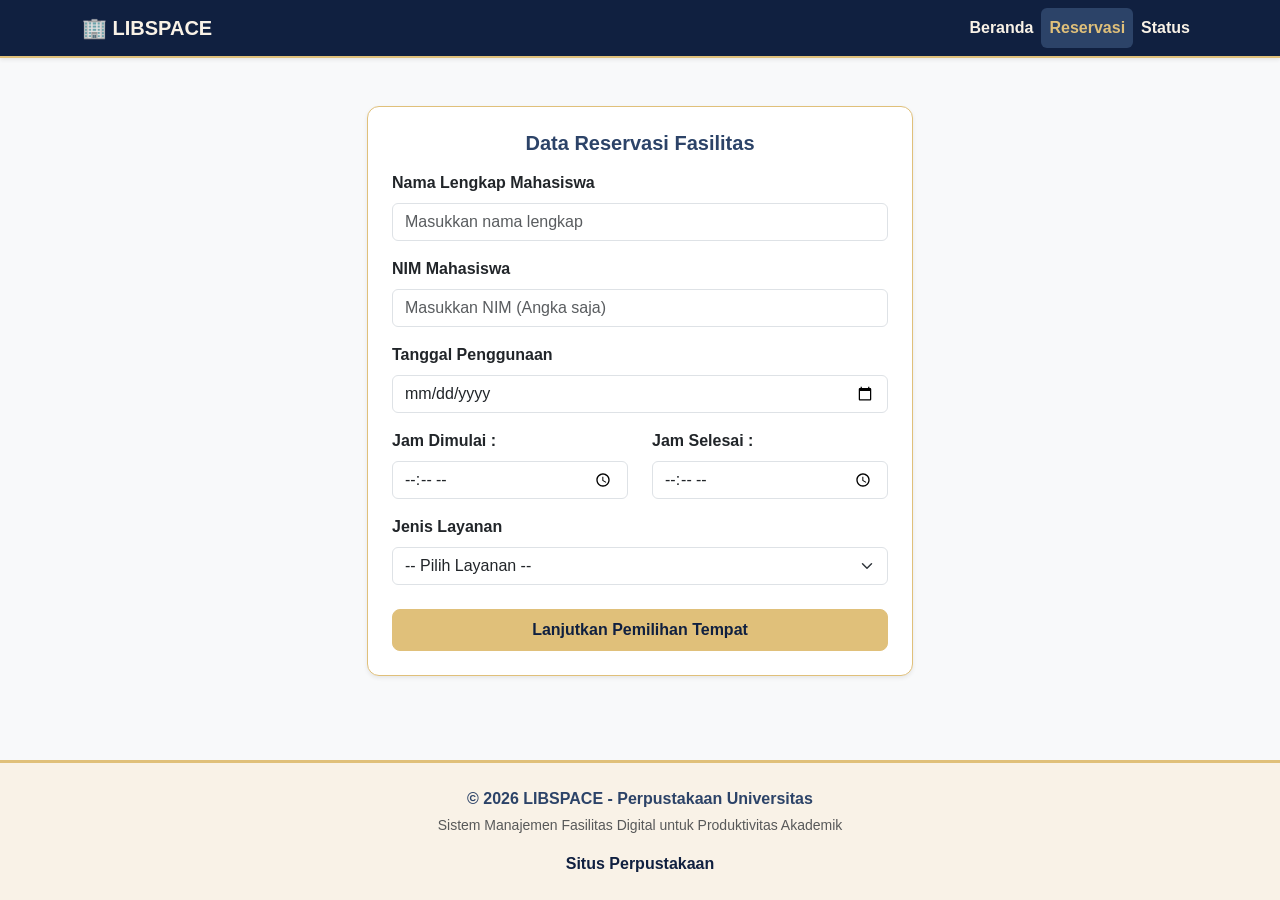
<file: LIBSPACE/reservasi.html>
<!DOCTYPE html>
<html lang="id">
<head>
    <meta charset="UTF-8">
    <meta name="viewport" content="width=device-width, initial-scale=1.0">
    <title>Reservasi - Libspace</title>
    <link rel="stylesheet" href="https://cdn.jsdelivr.net/npm/bootstrap@5.3.0/dist/css/bootstrap.min.css">
    <link rel="stylesheet" href="css/style.css">
    <script src="https://code.jquery.com/jquery-3.7.1.min.js"></script>
</head>
<body class="d-flex flex-column min-vh-100 bg-light">
    <nav class="navbar navbar-expand-lg navbar-dark shadow-sm mb-4">
        <div class="container">
            <a class="navbar-brand fw-bold" href="index.html">🏢 LIBSPACE</a>
            <div class="navbar-nav ms-auto">
                <a class="nav-link" href="index.html">Beranda</a>
                <a class="nav-link active fw-bold" href="reservasi.html">Reservasi</a>
                <a class="nav-link" href="status.html">Status</a>
            </div>
        </div>
    </nav>

    <div class="container py-4 flex-grow-1">
        <div class="row justify-content-center g-4">
            <div class="col-lg-6 col-md-8">
                <div class="card p-4 shadow-sm">
                    <h5 class="fw-bold mb-3 text-primary text-center">Data Reservasi Fasilitas</h5>
                    <form id="form-reservasi">
                        <div class="mb-3">
                            <label class="form-label fw-semibold">Nama Lengkap Mahasiswa</label>
                            <input type="text" id="nama" class="form-control" placeholder="Masukkan nama lengkap" required>
                        </div>
                        <div class="mb-3">
                            <label class="form-label fw-semibold">NIM Mahasiswa</label>
                            <input type="text" id="nim" class="form-control" placeholder="Masukkan NIM (Angka saja)" inputmode="numeric" oninput="this.value = this.value.replace(/[^0-9]/g, '')" required>
                        </div>
                        <div class="mb-3">
                            <label class="form-label fw-semibold">Tanggal Penggunaan</label>
                            <input type="date" id="tanggal" class="form-control" required>
                        </div>
                        <div class="row mb-3">
                            <div class="col-md-6">
                                <label class="form-label fw-semibold">Jam Dimulai :</label>
                                <input type="time" id="jam_mulai" class="form-control" required>
                            </div>
                            <div class="col-md-6">
                                <label class="form-label fw-semibold">Jam Selesai :</label>
                                <input type="time" id="jam_selesai" class="form-control" required>
                            </div>
                        </div>
                        <div class="mb-4">
                            <label class="form-label fw-semibold">Jenis Layanan</label>
                            <select id="jenis_layanan" class="form-select" required>
                                <option value="">-- Pilih Layanan --</option>
                                <option value="meja">Meja Belajar Mandiri (Quiet Zone)</option>
                                <option value="ruangan">Ruang Diskusi Kelompok</option>
                            </select>
                        </div>
                        <button type="submit" class="btn btn-primary w-100 fw-bold py-2">Lanjutkan Pemilihan Tempat</button>
                    </form>
                </div>
            </div>
        </div>
    </div>

    <footer class="mt-auto py-4 text-center border-top bg-white" style="border-top: 3px solid #e0c07a !important; background-color: #f9f2e7 !important;">
        <div class="container">
            <p class="mb-1 fw-bold text-primary">© 2026 LIBSPACE - Perpustakaan Universitas</p>
            <p class="small text-muted">Sistem Manajemen Fasilitas Digital untuk Produktivitas Akademik</p>
            <div class="mt-2">
                <a href="https://digilib.ulm.ac.id/archive/" target="_blank" class="text-decoration-none text-secondary fw-bold mx-2">Situs Perpustakaan</a>
            </div>
        </div>
    </footer>

    <script src="https://cdn.jsdelivr.net/npm/bootstrap@5.3.0/dist/js/bootstrap.bundle.min.js"></script>
    <script src="js/main.js"></script>
</body>
</html>
</file>
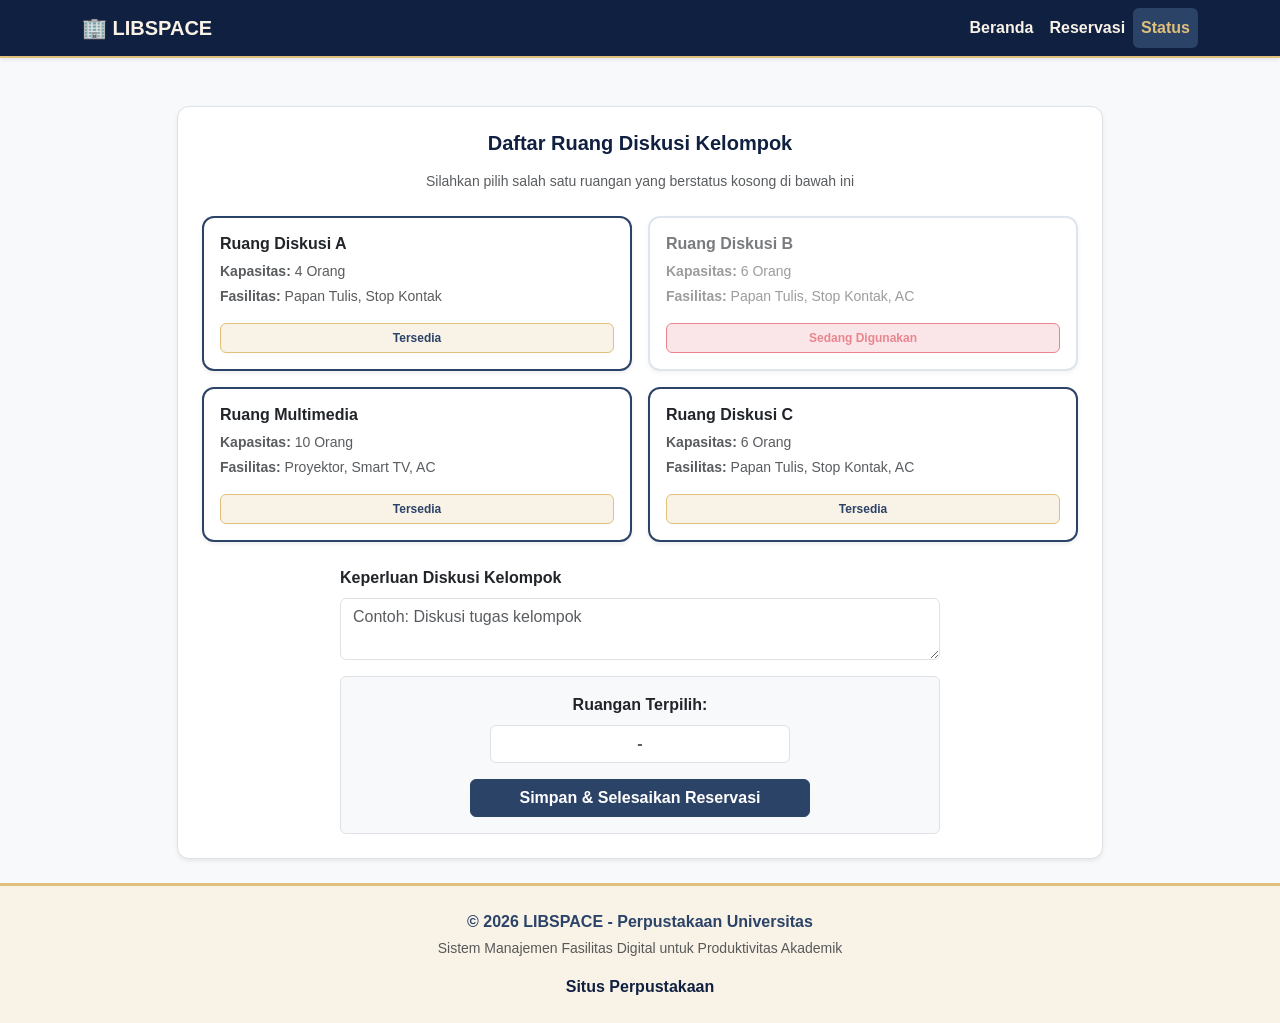
<file: LIBSPACE/ruang.html>
<!DOCTYPE html>
<html lang="id">
<head>
    <meta charset="UTF-8">
    <meta name="viewport" content="width=device-width, initial-scale=1.0">
    <title>Ruangan - Libspace</title>
    <link rel="stylesheet" href="https://cdn.jsdelivr.net/npm/bootstrap@5.3.0/dist/css/bootstrap.min.css">
    <link rel="stylesheet" href="css/style.css">
    <script src="https://code.jquery.com/jquery-3.7.1.min.js"></script>
</head>
<body class="d-flex flex-column min-vh-100 bg-light">
    <nav class="navbar navbar-expand-lg navbar-dark shadow-sm mb-4">
        <div class="container">
            <a class="navbar-brand fw-bold" href="index.html">🏢 LIBSPACE</a>
            <button class="navbar-toggler" type="button" data-bs-toggle="collapse" data-bs-target="#navbarNav">
                <span class="navbar-toggler-icon"></span>
            </button>
            <div class="collapse navbar-collapse" id="navbarNav">
                <div class="navbar-nav ms-auto">
                    <a class="nav-link" href="index.html">Beranda</a>
                    <a class="nav-link" href="reservasi.html">Reservasi</a>
                    <a class="nav-link active fw-bold" href="status.html">Status</a>
                </div>
            </div>
        </div>
    </nav>

    <div class="container py-4 flex-grow-1">
        <div class="row justify-content-center">
            <div class="col-lg-10">
                <div class="card p-4 shadow-sm bg-white border">
                    <h5 class="fw-bold mb-3 text-secondary text-center">Daftar Ruang Diskusi Kelompok</h5>
                    <p class="text-muted text-center small mb-4">Silahkan pilih salah satu ruangan yang berstatus kosong di bawah ini</p>
                    
                    <div id="daftar-ruangan" class="row g-3 justify-content-center mb-4"></div>

                    <div class="mb-3 mx-auto w-100" style="max-width: 600px;">
                        <label class="form-label fw-semibold">Keperluan Diskusi Kelompok</label>
                        <textarea id="keperluan" class="form-control" rows="2" placeholder="Contoh: Diskusi tugas kelompok"></textarea>
                    </div>

                    <div class="text-center bg-light p-3 rounded border mx-auto w-100" style="max-width: 600px;">
                        <label class="form-label fw-bold">Ruangan Terpilih:</label>
                        <input type="text" id="ruangan_terpilih" class="form-control text-center fw-bold mb-3 mx-auto" style="max-width: 300px;" readonly placeholder="-">
                        <button id="btn-konfirmasi-ruangan" class="btn btn-success fw-bold px-5">Simpan & Selesaikan Reservasi</button>
                    </div>
                </div>
            </div>
        </div>
    </div>

    <footer class="mt-auto py-4 text-center border-top bg-white" style="border-top: 3px solid #e0c07a !important; background-color: #f9f2e7 !important;">
        <div class="container">
            <p class="mb-1 fw-bold text-primary">© 2026 LIBSPACE - Perpustakaan Universitas</p>
            <p class="small text-muted">Sistem Manajemen Fasilitas Digital untuk Produktivitas Akademik</p>
            <div class="mt-2">
                <a href="https://digilib.ulm.ac.id/archive/" target="_blank" class="text-decoration-none text-secondary fw-bold mx-2">Situs Perpustakaan</a>
            </div>
        </div>
    </footer>

    <script src="https://cdn.jsdelivr.net/npm/bootstrap@5.3.0/dist/js/bootstrap.bundle.min.js"></script>
    <script src="js/main.js"></script>
</body>
</html>
</file>
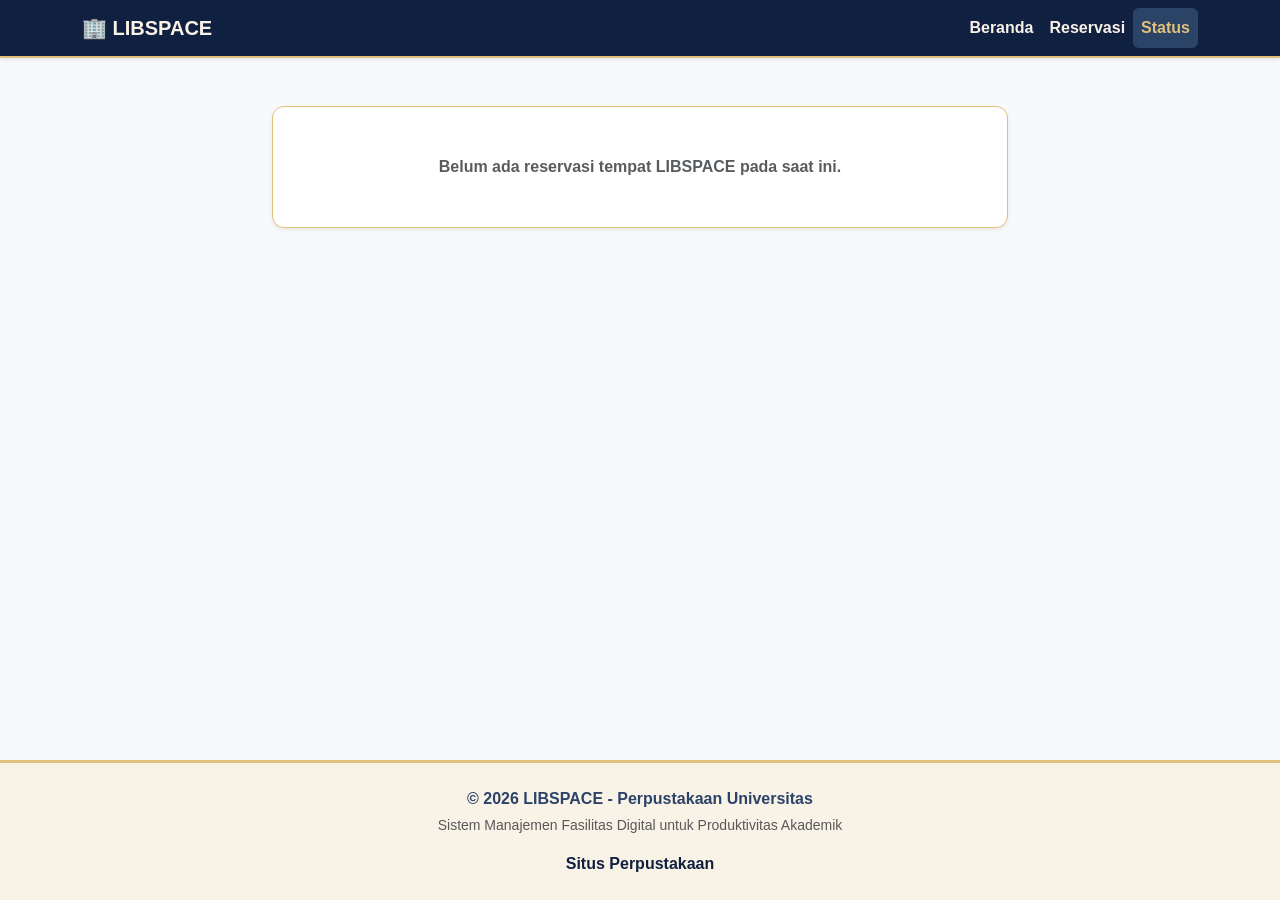
<file: LIBSPACE/status.html>
<!DOCTYPE html>
<html lang="id">
<head>
    <meta charset="UTF-8">
    <meta name="viewport" content="width=device-width, initial-scale=1.0">
    <title>Status Reservasi - Libspace</title>
    <link rel="stylesheet" href="https://cdn.jsdelivr.net/npm/bootstrap@5.3.0/dist/css/bootstrap.min.css">
    <link rel="stylesheet" href="css/style.css">
    <script src="https://code.jquery.com/jquery-3.7.1.min.js"></script>
</head>
<body class="d-flex flex-column min-vh-100 bg-light">
    <nav class="navbar navbar-expand-lg navbar-dark shadow-sm mb-4">
        <div class="container">
            <a class="navbar-brand fw-bold" href="index.html">🏢 LIBSPACE</a>
            <button class="navbar-toggler" type="button" data-bs-toggle="collapse" data-bs-target="#navbarNav">
                <span class="navbar-toggler-icon"></span>
            </button>
            <div class="collapse navbar-collapse" id="navbarNav">
                <div class="navbar-nav ms-auto">
                    <a class="nav-link" href="index.html">Beranda</a>
                    <a class="nav-link" href="reservasi.html">Reservasi</a>
                    <a class="nav-link active fw-bold" href="status.html">Status</a>
                </div>
            </div>
        </div>
    </nav>

    <div class="container py-4 flex-grow-1">
        <div class="row justify-content-center">
            <div class="col-lg-8 col-md-10">
                <div id="status-kosong" class="card p-5 text-center shadow-sm">
                    <p class="text-muted fw-bold mb-0">Belum ada reservasi tempat LIBSPACE pada saat ini.</p>
                </div>

                <div id="status-aktif" class="card p-4 shadow-sm d-none">
                    <h4 id="sapaan" class="fw-bold text-primary mb-3"></h4>
                    <div class="alert alert-info py-3 mb-4 fw-bold" id="info-status"></div>

                    <div class="stepper-status d-flex justify-content-between mb-4">
                        <div id="st-pending" class="step text-center flex-fill">
                            <div class="step-counter mx-auto">1</div>
                            <span class="small fw-bold">Belum Digunakan</span>
                        </div>
                        <div id="st-proses" class="step text-center flex-fill">
                            <div class="step-counter mx-auto">2</div>
                            <span class="small fw-bold">Sedang Digunakan</span>
                        </div>
                        <div id="st-siap" class="step text-center flex-fill">
                            <div class="step-counter mx-auto">3</div>
                            <span class="small fw-bold">Selesai Digunakan</span>
                        </div>
                    </div>

                    <div class="border rounded p-4 text-start mb-2" style="background-color: rgba(249, 242, 231, 0.5); border-color: #e0c07a !important;">
                        <h6 class="border-bottom pb-2 fw-bold text-primary mb-3" style="border-color: #e0c07a !important;">Detail Reservasi Fasilitas</h6>
                        <p id="st-nama" class="mb-2 text-secondary"></p>
                        <p id="st-nim" class="mb-2 text-secondary"></p>
                        <p id="st-tanggal" class="mb-2 text-secondary"></p>
                        <p id="st-layanan" class="mb-2 text-secondary"></p>
                        <p id="st-detail" class="mb-0 text-secondary"></p>

                        <div class="mt-4 border-top pt-3" style="border-color: #e0c07a !important;">
                            <h6 class="fw-bold text-primary mb-3">Konfirmasi Kehadiran Anda:</h6>
                            <div class="d-flex gap-2 flex-wrap">
                                <button id="btn-status-pending" class="btn btn-outline-primary flex-fill fw-bold">Belum Digunakan</button>
                                <button id="btn-status-proses" class="btn btn-warning flex-fill fw-bold">Sedang Digunakan</button>
                                <button id="btn-status-selesai" class="btn btn-success flex-fill fw-bold">Selesai Digunakan</button>
                            </div>
                        </div>
                    </div>
                </div>
            </div>
        </div>
    </div>

    <footer class="mt-auto py-4 text-center border-top bg-white" style="border-top: 3px solid #e0c07a !important; background-color: #f9f2e7 !important;">
        <div class="container">
            <p class="mb-1 fw-bold text-primary">© 2026 LIBSPACE - Perpustakaan Universitas</p>
            <p class="small text-muted">Sistem Manajemen Fasilitas Digital untuk Produktivitas Akademik</p>
            <div class="mt-2">
                <a href="https://digilib.ulm.ac.id/archive/" target="_blank" class="text-decoration-none text-secondary fw-bold mx-2">Situs Perpustakaan</a>
            </div>
        </div>
    </footer>

    <script src="https://cdn.jsdelivr.net/npm/bootstrap@5.3.0/dist/js/bootstrap.bundle.min.js"></script>
    <script src="js/main.js"></script>
</body>
</html>
</file>
<file: KOPI SUDUT/css/style.css>
:root {
    --ks-coffee-dark: #4a3728;
    --ks-caramel: #b07d62;
    --ks-cream: #fceddb;
    --ks-light-brown: #d4a373;
    --ks-white: #ffffff;
    --ks-danger: #dc3545;
    --ks-success: #198754;
}
body {
    background-color: var(--ks-cream);
    font-family: 'Segoe UI', Tahoma, Geneva, Verdana, sans-serif;
    color: var(--ks-coffee-dark);
}
.navbar {
    background-color: var(--ks-coffee-dark) !important;
    border-bottom: 3px solid var(--ks-light-brown);
}
.navbar-brand {
    color: var(--ks-white) !important;
    font-weight: 700;
    letter-spacing: 1px;
}
.nav-link {
    color: rgba(252, 237, 219, 0.8) !important;
    font-weight: 500;
    transition: color 0.2s ease;
}
.nav-link:hover, .nav-link.active {
    color: var(--ks-light-brown) !important;
}
.section-header h2 {
    color: var(--ks-coffee-dark);
    border-bottom: 2px solid var(--ks-caramel) !important;
}
.card {
    border: 1px solid rgba(176, 125, 98, 0.2) !important;
    border-radius: 15px !important;
    overflow: hidden;
    background-color: var(--ks-white);
    box-shadow: 0 4px 12px rgba(74, 55, 40, 0.05);
    transition: transform 0.3s ease, box-shadow 0.3s ease;
}
.card:hover {
    transform: translateY(-8px);
    box-shadow: 0 8px 20px rgba(74, 55, 40, 0.15);
}
.card img {
    width: 100%;
    aspect-ratio: 1 / 1;
    object-fit: cover;
}
.price {
    color: var(--ks-caramel);
    font-weight: 700;
    font-size: 1.15rem;
}
.btn-primary {
    background-color: var(--ks-light-brown) !important;
    border-color: var(--ks-light-brown) !important;
    color: var(--ks-coffee-dark) !important;
    font-weight: 700;
    border-radius: 8px;
    transition: all 0.2s ease;
}
.btn-primary:hover {
    background-color: var(--ks-caramel) !important;
    border-color: var(--ks-caramel) !important;
    color: var(--ks-white) !important;
}
.btn-warning {
    background-color: var(--ks-light-brown) !important;
    border-color: var(--ks-light-brown) !important;
    color: var(--ks-coffee-dark) !important;
}
.qty-stepper {
    display: flex;
    align-items: center;
    border: 1px solid #ced4da;
    border-radius: 8px;
    width: fit-content;
    overflow: hidden;
    background-color: var(--ks-white);
}
.qty-stepper button {
    background-color: #f8f9fa;
    border: none;
    width: 32px;
    height: 36px;
    font-size: 1.1rem;
    cursor: pointer;
    transition: background-color 0.2s;
}
.qty-stepper button:hover {
    background-color: #e9ecef;
}
.qty-stepper input {
    width: 45px;
    height: 36px;
    text-align: center;
    border: none;
    border-left: 1px solid #ced4da;
    border-right: 1px solid #ced4da;
    font-size: 1rem;
    font-weight: 600;
}
.btn-remove {
    background-color: var(--ks-danger);
    color: var(--ks-white);
    border: none;
    padding: 6px 12px;
    border-radius: 6px;
    font-size: 0.85rem;
    font-weight: 600;
    transition: background-color 0.2s;
}
.btn-remove:hover {
    background-color: #b52a37;
}
.stepper-status {
    display: flex;
    justify-content: space-between;
    position: relative;
    margin: 30px 0;
}
.stepper-item {
    flex: 1;
    text-align: center;
    position: relative;
}
.step-counter {
    width: 40px;
    height: 40px;
    border-radius: 50%;
    background-color: #e9ecef;
    color: #6c757d;
    font-weight: bold;
    margin: 0 auto 10px;
    display: flex;
    align-items: center;
    justify-content: center;
    border: 2px solid var(--ks-white);
    box-shadow: 0 2px 5px rgba(0,0,0,0.05);
}
.stepper-item.active .step-counter {
    background-color: var(--ks-caramel);
    color: var(--ks-white);
}
.stepper-item.completed .step-counter {
    background-color: var(--ks-success);
    color: var(--ks-white);
}
.status-label {
    font-size: 0.85rem;
    font-weight: 600;
    color: #6c757d;
}
.stepper-item.active .status-label {
    color: var(--ks-caramel);
}
.stepper-item.completed .status-label {
    color: var(--ks-success);
}
</file>
<file: LIBSPACE/css/style.css>
body {
    background-color: #f9f2e7;
    font-family: 'Segoe UI', Tahoma, Geneva, Verdana, sans-serif;
    color: #102040;
}
.navbar {
    background: #102040;
    border-bottom: 2px solid #e0c07a;
}
.navbar-brand, .nav-link {
    color: #f9f2e7 !important;
    font-weight: 600;
}
.nav-link.active {
    background-color: #2c4368;
    color: #e0c07a !important;
    border-radius: 6px;
}
.card {
    border: 1px solid #e0c07a;
    border-radius: 12px;
    background-color: #ffffff;
    box-shadow: 0 4px 12px rgba(16, 32, 64, 0.1);
}
.card-header {
    background: #2c4368 !important;
    color: #f9f2e7 !important;
    border-bottom: 1px solid #102040;
    border-top-left-radius: 12px !important;
    border-top-right-radius: 12px !important;
}
.btn-primary {
    background-color: #e0c07a;
    border: 1px solid #e0c07a;
    color: #102040;
    font-weight: 600;
    border-radius: 8px;
    transition: all 0.2s ease;
}
.btn-primary:hover {
    background-color: #2c4368;
    border-color: #2c4368;
    color: #f9f2e7;
}
.btn-outline-primary {
    color: #102040;
    border-color: #102040;
}
.btn-outline-primary:hover {
    background-color: #102040;
    color: #f9f2e7;
}
.btn-success {
    background-color: #2c4368;
    border-color: #2c4368;
}
.btn-success:hover {
    background-color: #102040;
    border-color: #102040;
}
.btn-warning {
    background-color: #e0c07a;
    color: #102040;
    border-color: #e0c07a;
}
.btn-warning:hover {
    background-color: #cda95b;
    border-color: #cda95b;
}
.layout-container {
    background-color: #f9f2e7;
    padding: 20px;
    border-radius: 10px;
    border: 1px solid #2c4368;
}
.screen-indicator {
    background-color: #2c4368;
    text-align: center;
    padding: 8px;
    font-weight: bold;
    margin-bottom: 30px;
    border-radius: 6px;
    color: #f9f2e7;
    letter-spacing: 1px;
}
.grid-row {
    display: flex;
    align-items: center;
    justify-content: center;
    margin-bottom: 10px;
}
.row-label {
    width: 25px;
    font-weight: bold;
    color: #2c4368;
}
.grid-side {
    display: flex;
    gap: 8px;
}
.grid-gap {
    width: 40px;
}
.seat {
    width: 36px;
    height: 36px;
    background-color: #ffffff;
    border: 2px solid #2c4368;
    border-radius: 6px;
    display: flex;
    align-items: center;
    justify-content: center;
    font-size: 12px;
    font-weight: 600;
    color: #102040;
    cursor: pointer;
    user-select: none;
    transition: all 0.15s ease;
}
.seat:hover {
    background-color: #f9f2e7;
    border-color: #e0c07a;
}
.seat.selected {
    background-color: #e0c07a;
    color: #102040;
    border-color: #102040;
    box-shadow: 0 0 5px rgba(224, 192, 122, 0.8);
}
.seat.occupied {
    background-color: #102040;
    color: #f9f2e7;
    border-color: #102040;
    cursor: not-allowed;
}
.seat.occupied:hover {
    background-color: #102040;
    color: #f9f2e7;
    border-color: #102040;
}
.seat-legend {
    width: 24px;
    height: 24px;
    border-radius: 4px;
    display: inline-block;
}
.seat-legend.available { background-color: #ffffff; border: 2px solid #2c4368; }
.seat-legend.selected-legend { background-color: #e0c07a; border: 2px solid #102040; }
.seat-legend.occupied { background-color: #102040; border: 2px solid #102040; }
.legend-box {
    display: flex;
    justify-content: center;
    gap: 20px;
    margin-top: 20px;
    background-color: #ffffff;
    padding: 10px;
    border-radius: 6px;
    border: 1px solid #2c4368;
}
.legend-item {
    display: flex;
    align-items: center;
    gap: 8px;
    font-size: 13px;
}
.legend-color {
    width: 20px;
    height: 20px;
    border-radius: 4px;
}
.bg-white.rounded-3 {
    border-radius: 12px !important;
    border: 1px solid #e0c07a !important;
}
.h-100.p-4 {
    border-radius: 10px !important;
    background-color: #ffffff !important;
    border: 1px solid #e0c07a !important;
}
.col-md-6:nth-child(1) .h-100.p-4 {
    border-top: 4px solid #2c4368 !important;
}
.col-md-6:nth-child(2) .h-100.p-4 {
    border-top: 4px solid #e0c07a !important;
}
.room-card {
    border: 2px solid #2c4368;
    border-radius: 12px;
    cursor: pointer;
    transition: all 0.2s ease;
}
.room-card:hover:not(.disabled) {
    border-color: #e0c07a;
    background-color: #f9f2e7;
}
.room-card.selected {
    border-color: #e0c07a;
    background-color: #f9f2e7;
    box-shadow: 0 0 8px rgba(224, 192, 122, 0.4);
}
.room-card.disabled {
    background-color: #e9ecef;
    border-color: #cbd5e1;
    opacity: 0.6;
    cursor: not-allowed;
}
.text-primary {
    color: #2c4368 !important;
}
.text-secondary {
    color: #102040 !important;
}
.text-success {
    color: #2c4368 !important;
}
.bg-success-subtle {
    background-color: #f9f2e7 !important;
}
.border-success {
    border-color: #e0c07a !important;
}
.step-counter {
    width: 40px;
    height: 40px;
    border-radius: 50%;
    background-color: #f9f2e7;
    color: #102040;
    border: 2px solid #e0c07a;
    display: flex;
    align-items: center;
    justify-content: center;
    font-weight: bold;
    margin-bottom: 8px;
    transition: all 0.3s ease;
}
.step.active .step-counter {
    background-color: #e0c07a;
    color: #102040;
    border-color: #102040;
}
.step.completed .step-counter {
    background-color: #2c4368;
    color: #f9f2e7;
    border-color: #102040;
}
.alert-info {
    background-color: #f9f2e7;
    color: #102040;
    border-color: #e0c07a;
}
</file>
